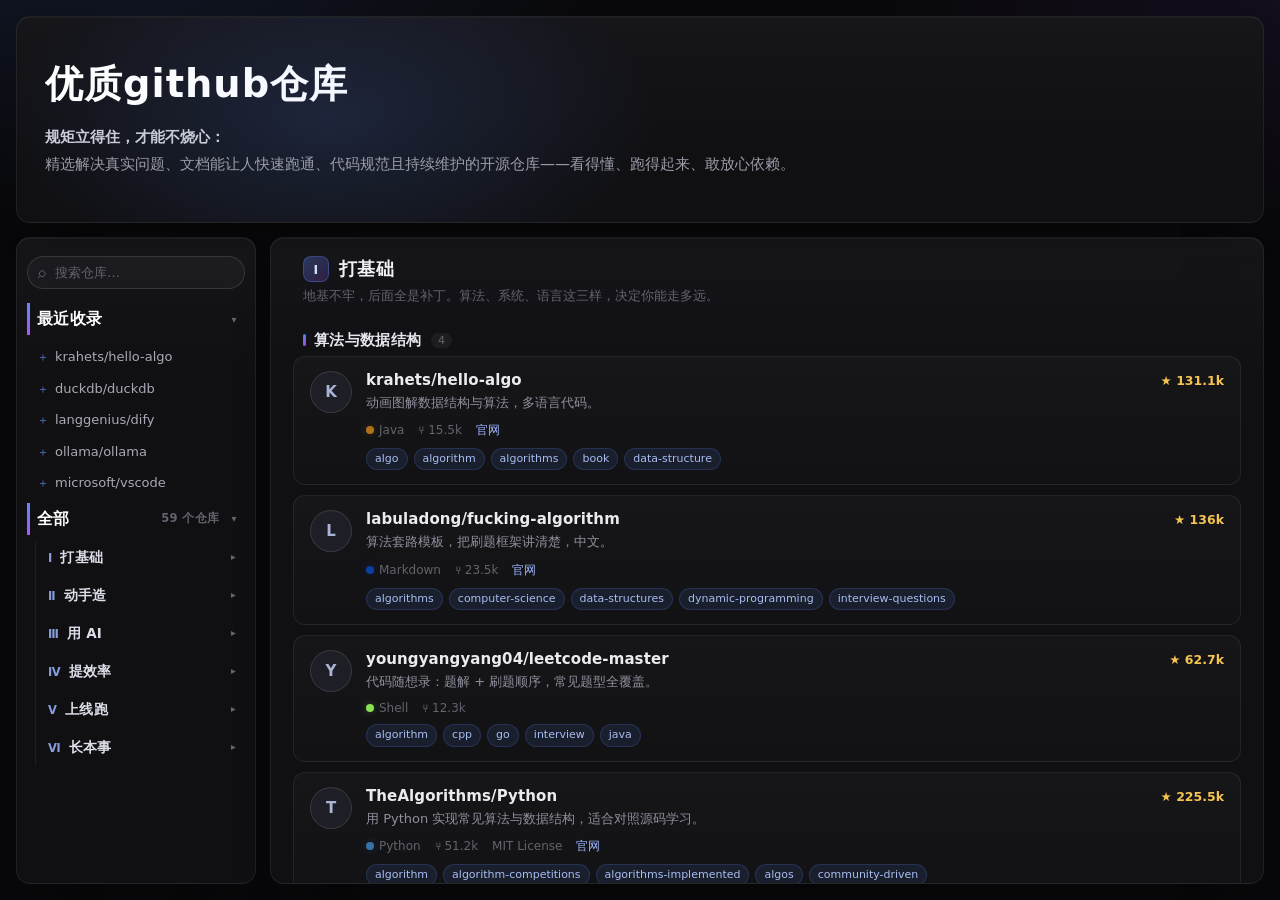
<file: docs/repositories/index.html>
<!DOCTYPE html>
<html lang="zh-CN">
<head>
  <meta charset="UTF-8">
  <meta name="viewport" content="width=device-width, initial-scale=1.0">
  <title>优质github仓库</title>
  <style>
    :root {
      --bg: #08080a;
      --panel: #101013;
      --panel-top: #15151a;
      --line: rgba(255, 255, 255, 0.07);
      --line-strong: rgba(255, 255, 255, 0.12);
      --text: #f1f1f4;
      --muted: #9b9ca8;
      --dim: #62636d;
      --accent: #5b8cff;
      --accent-soft: rgba(91, 140, 255, 0.14);
      --sidebar-w: 240px;
      --gap: 14px;
      --pad: 16px;
      --radius: 14px;
    }

    * { box-sizing: border-box; }

    [hidden] { display: none !important; }

    html, body { height: 100%; }

    body {
      margin: 0;
      background:
        radial-gradient(900px 500px at 6% -10%, rgba(91, 140, 255, 0.13), transparent 62%),
        radial-gradient(700px 420px at 100% 0%, rgba(168, 85, 247, 0.08), transparent 60%),
        var(--bg);
      color: var(--text);
      font-family: system-ui, -apple-system, "Segoe UI", "PingFang SC", "Microsoft YaHei", sans-serif;
      -webkit-font-smoothing: antialiased;
      overflow: hidden;
    }

    ::selection {
      background: rgba(91, 140, 255, 0.35);
      color: #fff;
    }

    .app {
      height: 100vh;
      display: grid;
      grid-template-columns: var(--sidebar-w) 1fr;
      grid-template-rows: clamp(170px, 23vh, 240px) 1fr;
      grid-template-areas:
        "header  header"
        "sidebar main";
      gap: var(--gap);
      padding: var(--pad);
    }

    .region {
      background: linear-gradient(180deg, var(--panel-top), var(--panel) 140px);
      border: 1px solid var(--line);
      border-radius: var(--radius);
      box-shadow:
        inset 0 1px 0 rgba(255, 255, 255, 0.04),
        0 18px 40px -24px rgba(0, 0, 0, 0.75);
      min-width: 0;
      min-height: 0;
    }

    /* ---------- 顶部 ---------- */
    .region-header {
      position: relative;
      grid-area: header;
      padding: 26px 28px;
      overflow: hidden;
      display: flex;
      flex-direction: column;
      justify-content: center;
    }

    .region-header::before {
      content: "";
      position: absolute;
      inset: -60% 40% auto -10%;
      height: 220%;
      background: radial-gradient(closest-side, rgba(91, 140, 255, 0.16), transparent 75%);
      pointer-events: none;
    }

    .site-title {
      position: relative;
      margin: 0;
      font-size: clamp(28px, 3vw, 40px);
      font-weight: 700;
      line-height: 1.2;
      letter-spacing: 1px;
      background: linear-gradient(100deg, #ffffff 0%, #e6ecff 55%, #b9c9ff 100%);
      -webkit-background-clip: text;
      background-clip: text;
      color: transparent;
    }

    .site-intro {
      position: relative;
      margin: 16px 0 0;
      max-width: 900px;
      font-size: 15px;
      line-height: 1.8;
      color: var(--muted);
    }

    .site-intro .intro-kicker {
      color: #c9cbd8;
      font-weight: 600;
    }

    /* ---------- 通用区域 ---------- */
    .region-sidebar {
      grid-area: sidebar;
      overflow-y: auto;
      padding: 18px 10px 16px;
    }

    .region-main {
      grid-area: main;
      overflow-y: auto;
      padding: 18px 22px 26px;
      scroll-behavior: smooth;
    }

    /* ---------- 左侧：最近收录 ---------- */
    /* 顶层两个区块：最近收录 / 全部 —— 同一层级、同一外观 */
    .side-block + .side-block { margin-top: 4px; }

    .side-head {
      display: flex;
      align-items: center;
      gap: 8px;
      width: 100%;
      margin: 0 0 6px;
      padding: 6px 8px 6px 7px;
      border: 0;
      border-left: 3px solid transparent;
      border-image: linear-gradient(180deg, #5b8cff, #a855f7) 1;
      border-radius: 0 8px 8px 0;
      background: none;
      font: inherit;
      font-size: 15.5px;
      font-weight: 700;
      letter-spacing: 0.4px;
      line-height: 1.3;
      color: #ffffff;
      text-align: left;
      cursor: pointer;
      transition: background 0.16s ease;
    }

    .side-head:hover { background: rgba(255, 255, 255, 0.04); }

    .side-head:focus-visible { outline: 2px solid var(--accent); outline-offset: 2px; }

    .side-head .head-title { flex: 1; min-width: 0; }

    .side-head .reset-count { margin-right: 4px; }

    .side-block.collapsed .caret { transform: rotate(-90deg); }

    .side-block.collapsed .block-body { display: none; }

    /* 「全部」下面是 6 个大类，缩进一级 */
    .all-body {
      padding-left: 2px;
      border-left: 1px solid rgba(255, 255, 255, 0.06);
      margin-left: 8px;
    }

    .recent-list {
      margin: 0 0 2px;
      padding: 0;
      list-style: none;
    }

    .recent-item {
      display: block;
      width: 100%;
      padding: 6px 10px;
      border-radius: 7px;
      font-size: 13px;
      line-height: 1.5;
      color: #a9aab6;
      text-decoration: none;
      white-space: nowrap;
      overflow: hidden;
      text-overflow: ellipsis;
      cursor: pointer;
      transition: background 0.16s ease, color 0.16s ease;
    }

    .recent-item:hover,
    .recent-item:focus-visible {
      background: rgba(255, 255, 255, 0.045);
      color: #ffffff;
      outline: none;
    }

    .recent-item::before {
      content: "＋";
      margin-right: 6px;
      color: rgba(91, 140, 255, 0.8);
      font-size: 12px;
    }

    /* ---------- 左侧：两级目录 ---------- */
    /* 计数徽章 */
    .reset-count {
      font-size: 11.5px;
      color: var(--dim);
      font-variant-numeric: tabular-nums;
    }

    .side-group + .side-group { margin-top: 4px; }

    .cat-toggle {
      display: flex;
      align-items: center;
      gap: 8px;
      width: 100%;
      padding: 8px 10px;
      border: 0;
      border-radius: 8px;
      background: none;
      font: inherit;
      font-size: 13.5px;
      font-weight: 650;
      letter-spacing: 0.2px;
      color: #dcdee8;
      text-align: left;
      cursor: pointer;
      transition: background 0.16s ease, color 0.16s ease;
    }

    .cat-toggle:hover { background: rgba(255, 255, 255, 0.04); color: #fff; }

    .cat-toggle:focus-visible { outline: 2px solid var(--accent); outline-offset: 2px; }

    .cat-toggle.active {
      background: linear-gradient(90deg, rgba(91, 140, 255, 0.2), rgba(91, 140, 255, 0.04));
      color: #ffffff;
      box-shadow: inset 2px 0 0 0 var(--accent);
    }

    .cat-num {
      flex: none;
      font-size: 11.5px;
      font-weight: 700;
      color: rgba(157, 183, 255, 0.85);
      font-variant-numeric: tabular-nums;
    }

    .cat-name { flex: 1; min-width: 0; }

    .caret {
      flex: none;
      font-size: 10px;
      color: var(--dim);
      transition: transform 0.2s ease;
    }

    .side-group.collapsed .caret { transform: rotate(-90deg); }

    .sub-list {
      margin: 2px 0 6px;
      padding: 0 0 0 8px;
      list-style: none;
      display: flex;
      flex-direction: column;
      gap: 1px;
      overflow: hidden;
    }

    .side-group.collapsed .sub-list { display: none; }

    .sub-item {
      display: block;
      width: 100%;
      padding: 6px 10px 6px 14px;
      border: 0;
      border-left: 1px solid rgba(255, 255, 255, 0.08);
      border-radius: 0 7px 7px 0;
      background: none;
      font: inherit;
      font-size: 12.5px;
      line-height: 1.45;
      color: #9a9ca8;
      text-align: left;
      cursor: pointer;
      transition: background 0.16s ease, color 0.16s ease, border-color 0.16s ease;
    }

    .sub-item:hover {
      background: rgba(255, 255, 255, 0.035);
      color: #e8e9f0;
      border-left-color: rgba(91, 140, 255, 0.5);
    }

    .sub-item.active {
      background: rgba(91, 140, 255, 0.12);
      color: #ffffff;
      border-left-color: var(--accent);
      font-weight: 600;
    }

    .sub-item:focus-visible { outline: 2px solid var(--accent); outline-offset: -1px; }

    .sub-item .sub-n {
      margin-left: 5px;
      font-size: 11px;
      color: var(--dim);
      font-variant-numeric: tabular-nums;
    }

    /* ---------- 右侧：大类 / 小类 / 仓库 ---------- */
    .cat + .cat { margin-top: 30px; }

    .cat-head {
      display: flex;
      align-items: center;
      gap: 10px;
      margin: 0 0 4px;
      padding: 0 10px;
      font-size: 18px;
      font-weight: 700;
      letter-spacing: 0.4px;
      color: #f4f4f8;
    }

    .cat-head .cat-num {
      display: inline-flex;
      align-items: center;
      justify-content: center;
      width: 26px;
      height: 26px;
      border-radius: 8px;
      background: linear-gradient(135deg, rgba(91, 140, 255, 0.3), rgba(168, 85, 247, 0.18));
      border: 1px solid rgba(91, 140, 255, 0.3);
      font-size: 12.5px;
      color: #cfe0ff;
    }

    .cat-note {
      margin: 0 0 12px;
      padding: 0 10px;
      font-size: 13px;
      line-height: 1.6;
      color: var(--dim);
    }

    .sub {
      border-top: 1px solid var(--line);
      padding-top: 12px;
      margin-top: 12px;
    }

    .sub:first-of-type { border-top: 0; margin-top: 4px; }

    .sub-head {
      display: flex;
      align-items: center;
      gap: 8px;
      margin: 0 0 6px;
      padding: 0 10px;
      font-size: 14.5px;
      font-weight: 650;
      letter-spacing: 0.3px;
      color: #e6e7ee;
    }

    .sub-head::before {
      content: "";
      width: 3px;
      height: 12px;
      border-radius: 2px;
      background: linear-gradient(180deg, #5b8cff, #a855f7);
      opacity: 0.9;
    }

    .sub-head .sub-count {
      margin-left: 2px;
      padding: 1px 7px;
      border-radius: 999px;
      background: rgba(255, 255, 255, 0.05);
      font-size: 11px;
      font-weight: 500;
      color: var(--dim);
      font-variant-numeric: tabular-nums;
    }

    .repo-list {
      margin: 0;
      padding: 0;
      list-style: none;
      display: flex;
      flex-direction: column;
    }

    .repo-item {
      position: relative;
      padding: 12px 10px;
      border: 1px solid transparent;
      border-radius: 10px;
      transition: background 0.18s ease, border-color 0.18s ease, box-shadow 0.4s ease;
      scroll-margin-top: 16px;
    }

    .repo-item:hover {
      background: rgba(255, 255, 255, 0.035);
      border-color: rgba(255, 255, 255, 0.07);
    }

    .repo-item::after {
      content: "↗";
      position: absolute;
      top: 13px;
      right: 16px;
      font-size: 13px;
      color: #9db7ff;
      opacity: 0;
      transform: translate(-3px, 3px);
      transition: opacity 0.18s ease, transform 0.18s ease;
    }

    .repo-item:hover::after {
      opacity: 1;
      transform: translate(0, 0);
    }

    .repo-item.flash {
      background: rgba(91, 140, 255, 0.16);
      border-color: rgba(91, 140, 255, 0.4);
      box-shadow: 0 0 0 1px rgba(91, 140, 255, 0.25), 0 0 26px -6px rgba(91, 140, 255, 0.55);
    }

    .repo-name {
      display: inline-block;
      font-size: 14px;
      font-weight: 600;
      letter-spacing: 0.1px;
      color: #eaeaef;
      text-decoration: none;
      transition: color 0.15s ease;
    }

    .repo-name:hover { color: #9db7ff; }

    .repo-name:focus-visible {
      outline: 2px solid var(--accent);
      outline-offset: 3px;
      border-radius: 4px;
    }

    .repo-desc {
      margin: 5px 0 0;
      font-size: 13px;
      line-height: 1.6;
      color: #8f909c;
    }

    .repo-empty {
      margin: 0 10px;
      padding: 10px 12px;
      border: 1px dashed rgba(255, 255, 255, 0.09);
      border-radius: 10px;
      font-size: 13px;
      line-height: 1.6;
      color: var(--dim);
      background: rgba(255, 255, 255, 0.015);
    }

    /* ---------- 仓库卡片（zeeklog 风格，不含排名） ---------- */
    .repo-list { gap: 10px; }

    .repo-item {
      display: flex;
      gap: 14px;
      padding: 14px 16px;
      border: 1px solid var(--line);
      border-radius: 12px;
      background: linear-gradient(180deg, rgba(255, 255, 255, 0.028), rgba(255, 255, 255, 0.01));
      transition: border-color 0.18s ease, background 0.18s ease, transform 0.18s ease;
    }

    .repo-item:hover {
      border-color: rgba(91, 140, 255, 0.35);
      background: linear-gradient(180deg, rgba(91, 140, 255, 0.07), rgba(255, 255, 255, 0.012));
      transform: translateY(-1px);
    }

    .repo-item::after { display: none; }

    .repo-avatar {
      position: relative;
      flex: none;
      display: inline-flex;
      align-items: center;
      justify-content: center;
      width: 42px;
      height: 42px;
      border-radius: 50%;
      border: 1px solid var(--line-strong);
      background-color: #1e1f26;
      background-image: var(--img, none);
      background-size: cover;
      background-position: center;
      font-size: 15px;
      font-weight: 700;
      color: #aab4d4;
      overflow: hidden;
      user-select: none;
    }

    .avatar-letter {
      display: inline-flex;
      align-items: center;
      justify-content: center;
      width: 100%;
      height: 100%;
    }

    .avatar-img {
      position: absolute;
      inset: 0;
      width: 100%;
      height: 100%;
      border-radius: 50%;
      object-fit: cover;
      background: #1e1f26;
    }

    .repo-body { flex: 1; min-width: 0; }

    .repo-line {
      display: flex;
      align-items: baseline;
      gap: 12px;
    }

    .repo-line .repo-name {
      flex: 1;
      min-width: 0;
      overflow: hidden;
      text-overflow: ellipsis;
      white-space: nowrap;
      font-size: 15px;
    }

    .repo-stars {
      flex: none;
      font-size: 12.5px;
      font-weight: 600;
      color: #f5c451;
      font-variant-numeric: tabular-nums;
    }

    .repo-desc { margin: 4px 0 0; font-size: 13px; line-height: 1.55; color: #8f909c; }

    .repo-meta {
      display: flex;
      flex-wrap: wrap;
      align-items: center;
      gap: 14px;
      margin-top: 9px;
      font-size: 12px;
      color: var(--dim);
    }

    .meta-item { display: inline-flex; align-items: center; gap: 5px; }

    .lang-dot {
      width: 8px;
      height: 8px;
      border-radius: 50%;
      background: var(--c, #8b8b90);
      box-shadow: 0 0 8px -2px var(--c, #8b8b90);
    }

    .meta-home { color: #9db7ff; text-decoration: none; }
    .meta-home:hover { text-decoration: underline; }

    .repo-topics {
      display: flex;
      flex-wrap: wrap;
      gap: 6px;
      margin: 9px 0 0;
      padding: 0;
      list-style: none;
    }

    .repo-topics li {
      padding: 2px 8px;
      border-radius: 999px;
      border: 1px solid rgba(91, 140, 255, 0.18);
      background: rgba(91, 140, 255, 0.1);
      font-size: 11px;
      line-height: 1.5;
      color: #a8bdf0;
    }

    /* ---------- 搜索框 ---------- */
    .search-box {
      display: flex;
      align-items: center;
      gap: 7px;
      width: 100%;
      margin: 0 0 14px;
      padding: 7px 10px;
      border: 1px solid var(--line-strong);
      border-radius: 999px;
      background: rgba(255, 255, 255, 0.03);
      transition: border-color 0.18s ease, background 0.18s ease, box-shadow 0.18s ease;
    }

    .search-box:focus-within {
      border-color: rgba(91, 140, 255, 0.55);
      background: rgba(91, 140, 255, 0.08);
      box-shadow: 0 0 0 3px rgba(91, 140, 255, 0.12);
    }

    .search-icon { flex: none; font-size: 15px; color: var(--dim); line-height: 1; }

    .search-box input {
      flex: 1;
      min-width: 0;
      border: 0;
      background: none;
      outline: none;
      color: var(--text);
      font: inherit;
      font-size: 13px;
    }

    .search-box input::placeholder { color: var(--dim); }

    .search-box input::-webkit-search-cancel-button { display: none; }

    .search-count {
      flex: none;
      font-size: 11.5px;
      color: var(--dim);
      font-variant-numeric: tabular-nums;
      white-space: nowrap;
    }

    #searchClear {
      flex: none;
      display: none;
      padding: 0 2px;
      border: 0;
      background: none;
      color: var(--dim);
      font-size: 12px;
      cursor: pointer;
      line-height: 1;
    }

    #searchClear:hover { color: #ffffff; }

    .search-box.has-value #searchClear { display: block; }

    .no-result {
      margin: 20px 10px;
      padding: 22px;
      border: 1px dashed rgba(255, 255, 255, 0.1);
      border-radius: 12px;
      background: rgba(255, 255, 255, 0.015);
      font-size: 13.5px;
      line-height: 1.7;
      color: var(--dim);
      text-align: center;
    }

    .no-result strong { color: #c9cbd8; font-weight: 600; }

    /* ---------- 滚动条 ---------- */
    .region-sidebar::-webkit-scrollbar,
    .region-main::-webkit-scrollbar { width: 10px; }

    .region-sidebar::-webkit-scrollbar-thumb,
    .region-main::-webkit-scrollbar-thumb {
      background: rgba(255, 255, 255, 0.1);
      border: 3px solid transparent;
      background-clip: padding-box;
      border-radius: 999px;
    }

    .region-sidebar::-webkit-scrollbar-thumb:hover,
    .region-main::-webkit-scrollbar-thumb:hover {
      background: rgba(255, 255, 255, 0.18);
      background-clip: padding-box;
    }

    .region-sidebar::-webkit-scrollbar-track,
    .region-main::-webkit-scrollbar-track { background: transparent; }

    /* ---------- 窄屏 ---------- */
    @media (max-width: 760px) {
      .app {
        grid-template-columns: 1fr;
        grid-template-rows: auto auto 1fr;
        grid-template-areas:
          "header"
          "sidebar"
          "main";
        gap: 12px;
        padding: 12px;
      }

      .region-header { padding: 20px 22px; }

      .search-box {
        width: 100%;
        margin: 0 0 12px;
      }

      .site-title { font-size: 26px; }

      .site-intro { font-size: 13.5px; line-height: 1.7; }

      .region-sidebar {
        padding: 14px 12px;
        overflow: visible;
        max-height: none;
      }

      /* 窄屏：顶层两个区块变胶囊，目录收起只留大类 */
      .side-block { width: 100%; }

      .side-head {
        width: auto;
        margin-bottom: 8px;
        padding: 6px 12px;
        border: 1px solid var(--line);
        border-image: none;
        border-radius: 999px;
        font-size: 12.5px;
      }

      .all-body {
        padding-left: 0;
        border-left: 0;
        margin-left: 0;
      }

      .recent-list {
        display: flex;
        flex-wrap: wrap;
        gap: 6px;
        margin-bottom: 8px;
      }

      .recent-item {
        width: auto;
        padding: 5px 10px;
        border: 1px solid var(--line);
        border-radius: 999px;
        font-size: 12px;
      }

      .side-nav { display: flex; flex-wrap: wrap; gap: 6px; }

      .side-group { flex: 1 1 auto; }

      .cat-toggle {
        width: auto;
        padding: 6px 12px;
        border: 1px solid var(--line);
        border-radius: 999px;
        font-size: 12.5px;
      }

      .caret { display: none; }

      .sub-list { display: none; }

      .region-main { padding: 16px 14px 24px; }

      .cat-head { font-size: 16px; }
    }
  </style>
</head>
<body>
  <div class="app">
<header class="region region-header">
      <h1 class="site-title">优质github仓库</h1>
      <p class="site-intro">
        <span class="intro-kicker">规矩立得住，才能不烧心：</span><br>
        精选解决真实问题、文档能让人快速跑通、代码规范且持续维护的开源仓库——看得懂、跑得起来、敢放心依赖。
      </p>
    </header>

    <aside class="region region-sidebar">
      <div class="search-box" id="searchBox">
        <span class="search-icon" aria-hidden="true">⌕</span>
        <input id="searchInput" type="search" placeholder="搜索仓库…" autocomplete="off" spellcheck="false" aria-label="搜索仓库">
        <span class="search-count" id="searchCount"></span>
        <button type="button" id="searchClear" aria-label="清空搜索">✕</button>
      </div>

      <nav class="side-nav" id="sideNav" aria-label="仓库分类">
        <!-- 顶层 1：最近收录 -->
        <div class="side-block" id="recentBlock">
          <button type="button" class="side-head" id="recentToggle" aria-expanded="true" aria-controls="recentBody">
            <span class="head-title">最近收录</span>
            <span class="caret">▾</span>
          </button>
          <div class="block-body" id="recentBody">
            <ul class="recent-list">
              <li><a class="recent-item" href="#r-krahets-hello-algo" data-jump>krahets/hello-algo</a></li>
              <li><a class="recent-item" href="#r-duckdb-duckdb" data-jump>duckdb/duckdb</a></li>
              <li><a class="recent-item" href="#r-langgenius-dify" data-jump>langgenius/dify</a></li>
              <li><a class="recent-item" href="#r-ollama-ollama" data-jump>ollama/ollama</a></li>
              <li><a class="recent-item" href="#r-microsoft-vscode" data-jump>microsoft/vscode</a></li>
            </ul>
          </div>
        </div>

        <!-- 顶层 2：全部（罗马数字分类是它的子目录） -->
        <div class="side-block" id="allBlock">
          <button type="button" class="side-head" id="allToggle" aria-expanded="true" aria-controls="allBody">
            <span class="head-title">全部</span>
            <span class="reset-count" id="resetCount">59 个仓库</span>
            <span class="caret">▾</span>
          </button>
          <div class="block-body all-body" id="allBody">
        <!-- Ⅰ 打基础 -->
        <div class="side-group" data-cat="foundation">
          <button type="button" class="cat-toggle" data-cat="foundation" aria-expanded="true">
            <span class="cat-num">Ⅰ</span>
            <span class="cat-name">打基础</span>
            <span class="caret">▾</span>
          </button>
          <ul class="sub-list">
            <li><button type="button" class="sub-item" data-sub="algo">算法与数据结构<span class="sub-n">4</span></button></li>
            <li><button type="button" class="sub-item" data-sub="system">计算机系统<span class="sub-n">3</span></button></li>
            <li><button type="button" class="sub-item" data-sub="lang">语言深入<span class="sub-n">6</span></button></li>
          </ul>
        </div>

        <!-- Ⅱ 动手造 -->
        <div class="side-group" data-cat="build">
          <button type="button" class="cat-toggle" data-cat="build" aria-expanded="true">
            <span class="cat-num">Ⅱ</span>
            <span class="cat-name">动手造</span>
            <span class="caret">▾</span>
          </button>
          <ul class="sub-list">
            <li><button type="button" class="sub-item" data-sub="wheels">从零造轮子<span class="sub-n">1</span></button></li>
            <li><button type="button" class="sub-item" data-sub="web">Web 全栈<span class="sub-n">5</span></button></li>
            <li><button type="button" class="sub-item" data-sub="data">数据与后端<span class="sub-n">2</span></button></li>
          </ul>
        </div>

        <!-- Ⅲ 用 AI -->
        <div class="side-group" data-cat="ai">
          <button type="button" class="cat-toggle" data-cat="ai" aria-expanded="true">
            <span class="cat-num">Ⅲ</span>
            <span class="cat-name">用 AI</span>
            <span class="caret">▾</span>
          </button>
          <ul class="sub-list">
            <li><button type="button" class="sub-item" data-sub="agent">Agent 与编排<span class="sub-n">6</span></button></li>
            <li><button type="button" class="sub-item" data-sub="infer">本地推理<span class="sub-n">6</span></button></li>
            <li><button type="button" class="sub-item" data-sub="rag">RAG、记忆与评测<span class="sub-n">6</span></button></li>
          </ul>
        </div>

        <!-- Ⅳ 提效率 -->
        <div class="side-group" data-cat="tools">
          <button type="button" class="cat-toggle" data-cat="tools" aria-expanded="true">
            <span class="cat-num">Ⅳ</span>
            <span class="cat-name">提效率</span>
            <span class="caret">▾</span>
          </button>
          <ul class="sub-list">
            <li><button type="button" class="sub-item" data-sub="editor">编辑器与终端<span class="sub-n">2</span></button></li>
            <li><button type="button" class="sub-item" data-sub="devkit">开发工具链<span class="sub-n">3</span></button></li>
            <li><button type="button" class="sub-item" data-sub="desktop">桌面效率<span class="sub-n">5</span></button></li>
          </ul>
        </div>

        <!-- Ⅴ 上线跑 -->
        <div class="side-group" data-cat="ship">
          <button type="button" class="cat-toggle" data-cat="ship" aria-expanded="true">
            <span class="cat-num">Ⅴ</span>
            <span class="cat-name">上线跑</span>
            <span class="caret">▾</span>
          </button>
          <ul class="sub-list">
            <li><button type="button" class="sub-item" data-sub="ops">容器与运维<span class="sub-n">1</span></button></li>
            <li><button type="button" class="sub-item" data-sub="selfhost">自托管与媒体<span class="sub-n">4</span></button></li>
          </ul>
        </div>

        <!-- Ⅵ 长本事 -->
        <div class="side-group" data-cat="grow">
          <button type="button" class="cat-toggle" data-cat="grow" aria-expanded="true">
            <span class="cat-num">Ⅵ</span>
            <span class="cat-name">长本事</span>
            <span class="caret">▾</span>
          </button>
          <ul class="sub-list">
            <li><button type="button" class="sub-item" data-sub="interview">面试与系统设计<span class="sub-n">2</span></button></li>
            <li><button type="button" class="sub-item" data-sub="roadmap">学习路线与资源<span class="sub-n">3</span></button></li>
          </ul>
        </div>
          </div>
        </div>
      </nav>
    </aside>

    <main class="region region-main" id="main">
      <div class="no-result" id="noResult" hidden>没有匹配的仓库，换个关键词试试。</div>

      <!-- ========== Ⅰ 打基础 ========== -->
      <section class="cat" data-cat="foundation">
        <h2 class="cat-head"><span class="cat-num">Ⅰ</span>打基础</h2>
        <p class="cat-note">地基不牢，后面全是补丁。算法、系统、语言这三样，决定你能走多远。</p>

        <section class="sub" data-sub="algo">
          <h3 class="sub-head">算法与数据结构<span class="sub-count">4</span></h3>
          <ul class="repo-list">
            <li class="repo-item" id="r-krahets-hello-algo">
              <span class="repo-avatar" aria-hidden="true"><span class="avatar-letter">K</span><img class="avatar-img" src="https://github.com/krahets.png?size=80" alt="" loading="lazy" decoding="async" referrerpolicy="no-referrer" onerror="this.remove()"></span>
              <div class="repo-body">
                <div class="repo-line">
                  <a class="repo-name" href="https://github.com/krahets/hello-algo" target="_blank" rel="noopener">krahets/hello-algo</a>
                  <span class="repo-stars">★ 131.1k</span>
                </div>
                <p class="repo-desc">动画图解数据结构与算法，多语言代码。</p>
                <div class="repo-meta"><span class="meta-item"><i class="lang-dot" style="--c:#b07219"></i>Java</span><span class="meta-item">⑂ 15.5k</span><a class="meta-home" href="https://www.hello-algo.com" target="_blank" rel="noopener">官网</a></div>
                <ul class="repo-topics"><li>algo</li><li>algorithm</li><li>algorithms</li><li>book</li><li>data-structure</li></ul>
              </div>
            </li>
            <li class="repo-item" id="r-labuladong-fucking-algorithm">
              <span class="repo-avatar" aria-hidden="true"><span class="avatar-letter">L</span><img class="avatar-img" src="https://github.com/labuladong.png?size=80" alt="" loading="lazy" decoding="async" referrerpolicy="no-referrer" onerror="this.remove()"></span>
              <div class="repo-body">
                <div class="repo-line">
                  <a class="repo-name" href="https://github.com/labuladong/fucking-algorithm" target="_blank" rel="noopener">labuladong/fucking-algorithm</a>
                  <span class="repo-stars">★ 136k</span>
                </div>
                <p class="repo-desc">算法套路模板，把刷题框架讲清楚，中文。</p>
                <div class="repo-meta"><span class="meta-item"><i class="lang-dot" style="--c:#083fa1"></i>Markdown</span><span class="meta-item">⑂ 23.5k</span><a class="meta-home" href="https://labuladong.online/" target="_blank" rel="noopener">官网</a></div>
                <ul class="repo-topics"><li>algorithms</li><li>computer-science</li><li>data-structures</li><li>dynamic-programming</li><li>interview-questions</li></ul>
              </div>
            </li>
            <li class="repo-item" id="r-youngyangyang04-leetcode-master">
              <span class="repo-avatar" aria-hidden="true"><span class="avatar-letter">Y</span><img class="avatar-img" src="https://github.com/youngyangyang04.png?size=80" alt="" loading="lazy" decoding="async" referrerpolicy="no-referrer" onerror="this.remove()"></span>
              <div class="repo-body">
                <div class="repo-line">
                  <a class="repo-name" href="https://github.com/youngyangyang04/leetcode-master" target="_blank" rel="noopener">youngyangyang04/leetcode-master</a>
                  <span class="repo-stars">★ 62.7k</span>
                </div>
                <p class="repo-desc">代码随想录：题解 + 刷题顺序，常见题型全覆盖。</p>
                <div class="repo-meta"><span class="meta-item"><i class="lang-dot" style="--c:#89e051"></i>Shell</span><span class="meta-item">⑂ 12.3k</span></div>
                <ul class="repo-topics"><li>algorithm</li><li>cpp</li><li>go</li><li>interview</li><li>java</li></ul>
              </div>
            </li>
            <li class="repo-item" id="r-thealgorithms-python">
              <span class="repo-avatar" aria-hidden="true"><span class="avatar-letter">T</span><img class="avatar-img" src="https://github.com/TheAlgorithms.png?size=80" alt="" loading="lazy" decoding="async" referrerpolicy="no-referrer" onerror="this.remove()"></span>
              <div class="repo-body">
                <div class="repo-line">
                  <a class="repo-name" href="https://github.com/TheAlgorithms/Python" target="_blank" rel="noopener">TheAlgorithms/Python</a>
                  <span class="repo-stars">★ 225.5k</span>
                </div>
                <p class="repo-desc">用 Python 实现常见算法与数据结构，适合对照源码学习。</p>
                <div class="repo-meta"><span class="meta-item"><i class="lang-dot" style="--c:#3572A5"></i>Python</span><span class="meta-item">⑂ 51.2k</span><span class="meta-item">MIT License</span><a class="meta-home" href="https://thealgorithms.github.io/Python/" target="_blank" rel="noopener">官网</a></div>
                <ul class="repo-topics"><li>algorithm</li><li>algorithm-competitions</li><li>algorithms-implemented</li><li>algos</li><li>community-driven</li></ul>
              </div>
            </li>
          </ul>
        </section>

        <section class="sub" data-sub="system">
          <h3 class="sub-head">计算机系统<span class="sub-count">3</span></h3>
          <ul class="repo-list">
            <li class="repo-item" id="r-mit-pdos-xv6-riscv">
              <span class="repo-avatar" aria-hidden="true"><span class="avatar-letter">M</span><img class="avatar-img" src="https://github.com/mit-pdos.png?size=80" alt="" loading="lazy" decoding="async" referrerpolicy="no-referrer" onerror="this.remove()"></span>
              <div class="repo-body">
                <div class="repo-line">
                  <a class="repo-name" href="https://github.com/mit-pdos/xv6-riscv" target="_blank" rel="noopener">mit-pdos/xv6-riscv</a>
                  <span class="repo-stars">★ 10.7k</span>
                </div>
                <p class="repo-desc">MIT 操作系统课内核，动手改系统调用、页表、锁和文件系统。</p>
                <div class="repo-meta"><span class="meta-item"><i class="lang-dot" style="--c:#555555"></i>C</span><span class="meta-item">⑂ 4.5k</span><a class="meta-home" href="https://pdos.csail.mit.edu/6.1810" target="_blank" rel="noopener">官网</a></div>
              </div>
            </li>
            <li class="repo-item" id="r-cmu-db-bustub">
              <span class="repo-avatar" aria-hidden="true"><span class="avatar-letter">C</span><img class="avatar-img" src="https://github.com/cmu-db.png?size=80" alt="" loading="lazy" decoding="async" referrerpolicy="no-referrer" onerror="this.remove()"></span>
              <div class="repo-body">
                <div class="repo-line">
                  <a class="repo-name" href="https://github.com/cmu-db/bustub" target="_blank" rel="noopener">cmu-db/bustub</a>
                  <span class="repo-stars">★ 5.1k</span>
                </div>
                <p class="repo-desc">CMU 数据库内核实验：Buffer Pool、B+ 树、查询执行与并发控制。</p>
                <div class="repo-meta"><span class="meta-item"><i class="lang-dot" style="--c:#f34b7d"></i>C++</span><span class="meta-item">⑂ 2.1k</span><span class="meta-item">MIT License</span><a class="meta-home" href="https://15445.courses.cs.cmu.edu" target="_blank" rel="noopener">官网</a></div>
                <ul class="repo-topics"><li>database</li><li>dbms</li></ul>
              </div>
            </li>
            <li class="repo-item" id="r-cfenollosa-os-tutorial">
              <span class="repo-avatar" aria-hidden="true"><span class="avatar-letter">C</span><img class="avatar-img" src="https://github.com/cfenollosa.png?size=80" alt="" loading="lazy" decoding="async" referrerpolicy="no-referrer" onerror="this.remove()"></span>
              <div class="repo-body">
                <div class="repo-line">
                  <a class="repo-name" href="https://github.com/cfenollosa/os-tutorial" target="_blank" rel="noopener">cfenollosa/os-tutorial</a>
                  <span class="repo-stars">★ 30.8k</span>
                </div>
                <p class="repo-desc">从 bootloader 写到用户态，一章一个可运行目标。</p>
                <div class="repo-meta"><span class="meta-item"><i class="lang-dot" style="--c:#555555"></i>C</span><span class="meta-item">⑂ 3.6k</span><span class="meta-item">BSD 3-Clause</span></div>
              </div>
            </li>
          </ul>
        </section>

        <section class="sub" data-sub="lang">
          <h3 class="sub-head">语言深入<span class="sub-count">6</span></h3>
          <ul class="repo-list">
            <li class="repo-item" id="r-rust-lang-rustlings">
              <span class="repo-avatar" aria-hidden="true"><span class="avatar-letter">R</span><img class="avatar-img" src="https://github.com/rust-lang.png?size=80" alt="" loading="lazy" decoding="async" referrerpolicy="no-referrer" onerror="this.remove()"></span>
              <div class="repo-body">
                <div class="repo-line">
                  <a class="repo-name" href="https://github.com/rust-lang/rustlings" target="_blank" rel="noopener">rust-lang/rustlings</a>
                  <span class="repo-stars">★ 64.5k</span>
                </div>
                <p class="repo-desc">80+ 道小练习，改到编译通过为止。</p>
                <div class="repo-meta"><span class="meta-item"><i class="lang-dot" style="--c:#dea584"></i>Rust</span><span class="meta-item">⑂ 11.3k</span><span class="meta-item">MIT License</span><a class="meta-home" href="https://rustlings.rust-lang.org" target="_blank" rel="noopener">官网</a></div>
                <ul class="repo-topics"><li>beginner-friendly</li><li>exercises</li><li>rust</li><li>rustlings</li></ul>
              </div>
            </li>
            <li class="repo-item" id="r-type-challenges-type-challenges">
              <span class="repo-avatar" aria-hidden="true"><span class="avatar-letter">T</span><img class="avatar-img" src="https://github.com/type-challenges.png?size=80" alt="" loading="lazy" decoding="async" referrerpolicy="no-referrer" onerror="this.remove()"></span>
              <div class="repo-body">
                <div class="repo-line">
                  <a class="repo-name" href="https://github.com/type-challenges/type-challenges" target="_blank" rel="noopener">type-challenges/type-challenges</a>
                  <span class="repo-stars">★ 48.5k</span>
                </div>
                <p class="repo-desc">TypeScript 类型体操，从 easy 刷到 extreme。</p>
                <div class="repo-meta"><span class="meta-item"><i class="lang-dot" style="--c:#3178c6"></i>TypeScript</span><span class="meta-item">⑂ 5.3k</span><span class="meta-item">MIT License</span><a class="meta-home" href="https://tsch.js.org/" target="_blank" rel="noopener">官网</a></div>
                <ul class="repo-topics"><li>challenges</li><li>type</li><li>type-system</li><li>typescript</li></ul>
              </div>
            </li>
            <li class="repo-item" id="r-exercism-exercism">
              <span class="repo-avatar" aria-hidden="true"><span class="avatar-letter">E</span><img class="avatar-img" src="https://github.com/exercism.png?size=80" alt="" loading="lazy" decoding="async" referrerpolicy="no-referrer" onerror="this.remove()"></span>
              <div class="repo-body">
                <div class="repo-line">
                  <a class="repo-name" href="https://github.com/exercism/exercism" target="_blank" rel="noopener">exercism/exercism</a>
                  <span class="repo-stars">★ 7.6k</span>
                </div>
                <p class="repo-desc">70+ 语言练习题库 + CLI，做完提交可看社区解法。</p>
                <div class="repo-meta"><span class="meta-item">⑂ 1k</span><a class="meta-home" href="https://exercism.org" target="_blank" rel="noopener">官网</a></div>
              </div>
            </li>
            <li class="repo-item" id="r-rust-lang-book">
              <span class="repo-avatar" aria-hidden="true"><span class="avatar-letter">R</span><img class="avatar-img" src="https://github.com/rust-lang.png?size=80" alt="" loading="lazy" decoding="async" referrerpolicy="no-referrer" onerror="this.remove()"></span>
              <div class="repo-body">
                <div class="repo-line">
                  <a class="repo-name" href="https://github.com/rust-lang/book" target="_blank" rel="noopener">rust-lang/book</a>
                  <span class="repo-stars">★ 18.5k</span>
                </div>
                <p class="repo-desc">官方 Rust 教材，从所有权讲到并发，配套在线书站。</p>
                <div class="repo-meta"><span class="meta-item"><i class="lang-dot" style="--c:#dea584"></i>Rust</span><span class="meta-item">⑂ 4.2k</span><a class="meta-home" href="https://doc.rust-lang.org/book/" target="_blank" rel="noopener">官网</a></div>
                <ul class="repo-topics"><li>book</li><li>mdbook</li><li>rust</li><li>rust-programming-language</li></ul>
              </div>
            </li>
            <li class="repo-item" id="r-jackfrued-python-100-days">
              <span class="repo-avatar" aria-hidden="true"><span class="avatar-letter">J</span><img class="avatar-img" src="https://github.com/jackfrued.png?size=80" alt="" loading="lazy" decoding="async" referrerpolicy="no-referrer" onerror="this.remove()"></span>
              <div class="repo-body">
                <div class="repo-line">
                  <a class="repo-name" href="https://github.com/jackfrued/Python-100-Days" target="_blank" rel="noopener">jackfrued/Python-100-Days</a>
                  <span class="repo-stars">★ 187.4k</span>
                </div>
                <p class="repo-desc">100 天 Python 实践计划，爬虫、Django、数据分析都有项目。</p>
                <div class="repo-meta"><span class="meta-item"><i class="lang-dot" style="--c:#DA5B0B"></i>Jupyter Notebook</span><span class="meta-item">⑂ 55.7k</span></div>
              </div>
            </li>
            <li class="repo-item" id="r-getify-you-dont-know-js">
              <span class="repo-avatar" aria-hidden="true"><span class="avatar-letter">G</span><img class="avatar-img" src="https://github.com/getify.png?size=80" alt="" loading="lazy" decoding="async" referrerpolicy="no-referrer" onerror="this.remove()"></span>
              <div class="repo-body">
                <div class="repo-line">
                  <a class="repo-name" href="https://github.com/getify/You-Dont-Know-JS" target="_blank" rel="noopener">getify/You-Dont-Know-JS</a>
                  <span class="repo-stars">★ 184.8k</span>
                </div>
                <p class="repo-desc">JS 作用域、闭包、原型与异步逐本讲透。</p>
                <div class="repo-meta"><span class="meta-item">⑂ 33.3k</span></div>
                <ul class="repo-topics"><li>async</li><li>book</li><li>book-series</li><li>closures</li><li>education</li></ul>
              </div>
            </li>
          </ul>
        </section>
      </section>

      <!-- ========== Ⅱ 动手造 ========== -->
      <section class="cat" data-cat="build">
        <h2 class="cat-head"><span class="cat-num">Ⅱ</span>动手造</h2>
        <p class="cat-note">看懂不等于会写。把东西从零造一遍，才知道每一层在解决什么问题。</p>

        <section class="sub" data-sub="wheels">
          <h3 class="sub-head">从零造轮子<span class="sub-count">1</span></h3>
          <ul class="repo-list">
            <li class="repo-item" id="r-codecrafters-io-build-your-own-x">
              <span class="repo-avatar" aria-hidden="true"><span class="avatar-letter">C</span><img class="avatar-img" src="https://github.com/codecrafters-io.png?size=80" alt="" loading="lazy" decoding="async" referrerpolicy="no-referrer" onerror="this.remove()"></span>
              <div class="repo-body">
                <div class="repo-line">
                  <a class="repo-name" href="https://github.com/codecrafters-io/build-your-own-x" target="_blank" rel="noopener">codecrafters-io/build-your-own-x</a>
                  <span class="repo-stars">★ 556.1k</span>
                </div>
                <p class="repo-desc">用任意语言重造 Redis、Git、Docker 等项目。</p>
                <div class="repo-meta"><span class="meta-item"><i class="lang-dot" style="--c:#083fa1"></i>Markdown</span><span class="meta-item">⑂ 52.1k</span><a class="meta-home" href="https://codecrafters.io" target="_blank" rel="noopener">官网</a></div>
                <ul class="repo-topics"><li>awesome-list</li><li>free</li><li>programming</li><li>tutorial-code</li><li>tutorial-exercises</li></ul>
              </div>
            </li>
          </ul>
        </section>

        <section class="sub" data-sub="web">
          <h3 class="sub-head">Web 全栈<span class="sub-count">5</span></h3>
          <ul class="repo-list">
            <li class="repo-item" id="r-react-react">
              <span class="repo-avatar" aria-hidden="true"><span class="avatar-letter">R</span><img class="avatar-img" src="https://github.com/react.png?size=80" alt="" loading="lazy" decoding="async" referrerpolicy="no-referrer" onerror="this.remove()"></span>
              <div class="repo-body">
                <div class="repo-line">
                  <a class="repo-name" href="https://github.com/react/react" target="_blank" rel="noopener">react/react</a>
                  <span class="repo-stars">★ 251.8k</span>
                </div>
                <p class="repo-desc">声明式 UI 库，前端最主流的框架。</p>
                <div class="repo-meta"><span class="meta-item"><i class="lang-dot" style="--c:#f1e05a"></i>JavaScript</span><span class="meta-item">⑂ 51.6k</span><span class="meta-item">MIT License</span><a class="meta-home" href="https://react.dev" target="_blank" rel="noopener">官网</a></div>
                <ul class="repo-topics"><li>declarative</li><li>frontend</li><li>javascript</li><li>library</li><li>react</li></ul>
              </div>
            </li>
            <li class="repo-item" id="r-vercel-next-js">
              <span class="repo-avatar" aria-hidden="true"><span class="avatar-letter">V</span><img class="avatar-img" src="https://github.com/vercel.png?size=80" alt="" loading="lazy" decoding="async" referrerpolicy="no-referrer" onerror="this.remove()"></span>
              <div class="repo-body">
                <div class="repo-line">
                  <a class="repo-name" href="https://github.com/vercel/next.js" target="_blank" rel="noopener">vercel/next.js</a>
                  <span class="repo-stars">★ 143.2k</span>
                </div>
                <p class="repo-desc">React 全栈框架，支持 App Router、SSR 与 Server Actions。</p>
                <div class="repo-meta"><span class="meta-item"><i class="lang-dot" style="--c:#f1e05a"></i>JavaScript</span><span class="meta-item">⑂ 34.5k</span><span class="meta-item">MIT License</span><a class="meta-home" href="https://nextjs.org" target="_blank" rel="noopener">官网</a></div>
                <ul class="repo-topics"><li>blog</li><li>browser</li><li>compiler</li><li>components</li><li>hybrid</li></ul>
              </div>
            </li>
            <li class="repo-item" id="r-shadcn-ui-ui">
              <span class="repo-avatar" aria-hidden="true"><span class="avatar-letter">S</span><img class="avatar-img" src="https://github.com/shadcn-ui.png?size=80" alt="" loading="lazy" decoding="async" referrerpolicy="no-referrer" onerror="this.remove()"></span>
              <div class="repo-body">
                <div class="repo-line">
                  <a class="repo-name" href="https://github.com/shadcn-ui/ui" target="_blank" rel="noopener">shadcn-ui/ui</a>
                  <span class="repo-stars">★ 126.5k</span>
                </div>
                <p class="repo-desc">可直接复制进项目的 Tailwind 组件库。</p>
                <div class="repo-meta"><span class="meta-item"><i class="lang-dot" style="--c:#3178c6"></i>TypeScript</span><span class="meta-item">⑂ 13k</span><span class="meta-item">MIT License</span><a class="meta-home" href="https://ui.shadcn.com" target="_blank" rel="noopener">官网</a></div>
                <ul class="repo-topics"><li>ai</li><li>base-ui</li><li>components</li><li>gen-ui</li><li>generative-ai</li></ul>
              </div>
            </li>
            <li class="repo-item" id="r-supabase-supabase">
              <span class="repo-avatar" aria-hidden="true"><span class="avatar-letter">S</span><img class="avatar-img" src="https://github.com/supabase.png?size=80" alt="" loading="lazy" decoding="async" referrerpolicy="no-referrer" onerror="this.remove()"></span>
              <div class="repo-body">
                <div class="repo-line">
                  <a class="repo-name" href="https://github.com/supabase/supabase" target="_blank" rel="noopener">supabase/supabase</a>
                  <span class="repo-stars">★ 113.9k</span>
                </div>
                <p class="repo-desc">Postgres + Auth + Storage + Realtime + Edge Functions。</p>
                <div class="repo-meta"><span class="meta-item"><i class="lang-dot" style="--c:#3178c6"></i>TypeScript</span><span class="meta-item">⑂ 16.7k</span><span class="meta-item">Apache License 2.0</span><a class="meta-home" href="https://supabase.com" target="_blank" rel="noopener">官网</a></div>
                <ul class="repo-topics"><li>ai</li><li>alternative</li><li>auth</li><li>database</li><li>deno</li></ul>
              </div>
            </li>
            <li class="repo-item" id="r-pocketbase-pocketbase">
              <span class="repo-avatar" aria-hidden="true"><span class="avatar-letter">P</span><img class="avatar-img" src="https://github.com/pocketbase.png?size=80" alt="" loading="lazy" decoding="async" referrerpolicy="no-referrer" onerror="this.remove()"></span>
              <div class="repo-body">
                <div class="repo-line">
                  <a class="repo-name" href="https://github.com/pocketbase/pocketbase" target="_blank" rel="noopener">pocketbase/pocketbase</a>
                  <span class="repo-stars">★ 61.6k</span>
                </div>
                <p class="repo-desc">单文件后端：SQLite + Auth + Realtime + 管理后台。</p>
                <div class="repo-meta"><span class="meta-item"><i class="lang-dot" style="--c:#00ADD8"></i>Go</span><span class="meta-item">⑂ 3.7k</span><span class="meta-item">MIT License</span><a class="meta-home" href="https://pocketbase.io" target="_blank" rel="noopener">官网</a></div>
                <ul class="repo-topics"><li>authentication</li><li>backend</li><li>golang</li><li>realtime</li></ul>
              </div>
            </li>
          </ul>
        </section>

        <section class="sub" data-sub="data">
          <h3 class="sub-head">数据与后端<span class="sub-count">2</span></h3>
          <ul class="repo-list">
            <li class="repo-item" id="r-duckdb-duckdb">
              <span class="repo-avatar" aria-hidden="true"><span class="avatar-letter">D</span><img class="avatar-img" src="https://github.com/duckdb.png?size=80" alt="" loading="lazy" decoding="async" referrerpolicy="no-referrer" onerror="this.remove()"></span>
              <div class="repo-body">
                <div class="repo-line">
                  <a class="repo-name" href="https://github.com/duckdb/duckdb" target="_blank" rel="noopener">duckdb/duckdb</a>
                  <span class="repo-stars">★ 42.5k</span>
                </div>
                <p class="repo-desc">嵌入式 OLAP 数据库，一条 SQL 直接查 Parquet/CSV。</p>
                <div class="repo-meta"><span class="meta-item"><i class="lang-dot" style="--c:#f34b7d"></i>C++</span><span class="meta-item">⑂ 4k</span><span class="meta-item">MIT License</span><a class="meta-home" href="http://www.duckdb.org" target="_blank" rel="noopener">官网</a></div>
                <ul class="repo-topics"><li>analytics</li><li>database</li><li>embedded-database</li><li>olap</li><li>sql</li></ul>
              </div>
            </li>
            <li class="repo-item" id="r-pola-rs-polars">
              <span class="repo-avatar" aria-hidden="true"><span class="avatar-letter">P</span><img class="avatar-img" src="https://github.com/pola-rs.png?size=80" alt="" loading="lazy" decoding="async" referrerpolicy="no-referrer" onerror="this.remove()"></span>
              <div class="repo-body">
                <div class="repo-line">
                  <a class="repo-name" href="https://github.com/pola-rs/polars" target="_blank" rel="noopener">pola-rs/polars</a>
                  <span class="repo-stars">★ 40.2k</span>
                </div>
                <p class="repo-desc">Rust 实现的 DataFrame，惰性执行、多线程。</p>
                <div class="repo-meta"><span class="meta-item"><i class="lang-dot" style="--c:#dea584"></i>Rust</span><span class="meta-item">⑂ 3.2k</span><span class="meta-item">MIT License</span><a class="meta-home" href="https://docs.pola.rs" target="_blank" rel="noopener">官网</a></div>
                <ul class="repo-topics"><li>arrow</li><li>dataframe</li><li>dataframe-library</li><li>dataframes</li><li>out-of-core</li></ul>
              </div>
            </li>
          </ul>
        </section>
      </section>

      <!-- ========== Ⅲ 用 AI ========== -->
      <section class="cat" data-cat="ai">
        <h2 class="cat-head"><span class="cat-num">Ⅲ</span>用 AI</h2>
        <p class="cat-note">这一代开发者绕不开的能力：会调、会跑、会评估，而不是只会聊天。</p>

        <section class="sub" data-sub="agent">
          <h3 class="sub-head">Agent 与编排<span class="sub-count">6</span></h3>
          <ul class="repo-list">
            <li class="repo-item" id="r-openclaw-openclaw">
              <span class="repo-avatar" aria-hidden="true"><span class="avatar-letter">O</span><img class="avatar-img" src="https://github.com/openclaw.png?size=80" alt="" loading="lazy" decoding="async" referrerpolicy="no-referrer" onerror="this.remove()"></span>
              <div class="repo-body">
                <div class="repo-line">
                  <a class="repo-name" href="https://github.com/openclaw/openclaw" target="_blank" rel="noopener">openclaw/openclaw</a>
                  <span class="repo-stars">★ 393k</span>
                </div>
                <p class="repo-desc">本地个人 AI 助手，网关接入 20+ 聊天平台，提供多端客户端。</p>
                <div class="repo-meta"><span class="meta-item"><i class="lang-dot" style="--c:#3178c6"></i>TypeScript</span><span class="meta-item">⑂ 82.6k</span><span class="meta-item">MIT License</span><a class="meta-home" href="https://openclaw.ai" target="_blank" rel="noopener">官网</a></div>
                <ul class="repo-topics"><li>ai</li><li>assistant</li><li>crustacean</li><li>molty</li><li>openclaw</li></ul>
              </div>
            </li>
            <li class="repo-item" id="r-nousresearch-hermes-agent">
              <span class="repo-avatar" aria-hidden="true"><span class="avatar-letter">N</span><img class="avatar-img" src="https://github.com/NousResearch.png?size=80" alt="" loading="lazy" decoding="async" referrerpolicy="no-referrer" onerror="this.remove()"></span>
              <div class="repo-body">
                <div class="repo-line">
                  <a class="repo-name" href="https://github.com/NousResearch/hermes-agent" target="_blank" rel="noopener">NousResearch/hermes-agent</a>
                  <span class="repo-stars">★ 256.9k</span>
                </div>
                <p class="repo-desc">通用 AI Agent，模型可自由切换，内置定时任务与多种沙盒。</p>
                <div class="repo-meta"><span class="meta-item"><i class="lang-dot" style="--c:#3572A5"></i>Python</span><span class="meta-item">⑂ 56.2k</span><span class="meta-item">MIT License</span><a class="meta-home" href="https://hermes-agent.nousresearch.com" target="_blank" rel="noopener">官网</a></div>
                <ul class="repo-topics"><li>ai</li><li>ai-agent</li><li>ai-agents</li><li>anthropic</li><li>chatgpt</li></ul>
              </div>
            </li>
            <li class="repo-item" id="r-langgenius-dify">
              <span class="repo-avatar" aria-hidden="true"><span class="avatar-letter">L</span><img class="avatar-img" src="https://github.com/langgenius.png?size=80" alt="" loading="lazy" decoding="async" referrerpolicy="no-referrer" onerror="this.remove()"></span>
              <div class="repo-body">
                <div class="repo-line">
                  <a class="repo-name" href="https://github.com/langgenius/dify" target="_blank" rel="noopener">langgenius/dify</a>
                  <span class="repo-stars">★ 159.5k</span>
                </div>
                <p class="repo-desc">低代码 LLM 应用开发平台，可视化编排工作流、RAG 与 Agent。</p>
                <div class="repo-meta"><span class="meta-item"><i class="lang-dot" style="--c:#3572A5"></i>Python</span><span class="meta-item">⑂ 25.2k</span><a class="meta-home" href="https://dify.ai" target="_blank" rel="noopener">官网</a></div>
                <ul class="repo-topics"><li>agent</li><li>agentic-ai</li><li>agentic-framework</li><li>agentic-workflow</li><li>ai</li></ul>
              </div>
            </li>
            <li class="repo-item" id="r-langchain-ai-langgraph">
              <span class="repo-avatar" aria-hidden="true"><span class="avatar-letter">L</span><img class="avatar-img" src="https://github.com/langchain-ai.png?size=80" alt="" loading="lazy" decoding="async" referrerpolicy="no-referrer" onerror="this.remove()"></span>
              <div class="repo-body">
                <div class="repo-line">
                  <a class="repo-name" href="https://github.com/langchain-ai/langgraph" target="_blank" rel="noopener">langchain-ai/langgraph</a>
                  <span class="repo-stars">★ 43.9k</span>
                </div>
                <p class="repo-desc">图/状态机编排有状态 Agent，适合复杂分支与人工审核。</p>
                <div class="repo-meta"><span class="meta-item"><i class="lang-dot" style="--c:#3572A5"></i>Python</span><span class="meta-item">⑂ 7.5k</span><span class="meta-item">MIT License</span><a class="meta-home" href="https://docs.langchain.com/oss/python/langgraph/" target="_blank" rel="noopener">官网</a></div>
                <ul class="repo-topics"><li>agents</li><li>ai</li><li>ai-agents</li><li>chatgpt</li><li>deepagents</li></ul>
              </div>
            </li>
            <li class="repo-item" id="r-openai-openai-agents-python">
              <span class="repo-avatar" aria-hidden="true"><span class="avatar-letter">O</span><img class="avatar-img" src="https://github.com/openai.png?size=80" alt="" loading="lazy" decoding="async" referrerpolicy="no-referrer" onerror="this.remove()"></span>
              <div class="repo-body">
                <div class="repo-line">
                  <a class="repo-name" href="https://github.com/openai/openai-agents-python" target="_blank" rel="noopener">openai/openai-agents-python</a>
                  <span class="repo-stars">★ 30.3k</span>
                </div>
                <p class="repo-desc">轻量 Agent 框架，内置 handoff、guardrails 与 tracing。</p>
                <div class="repo-meta"><span class="meta-item"><i class="lang-dot" style="--c:#3572A5"></i>Python</span><span class="meta-item">⑂ 4.9k</span><span class="meta-item">MIT License</span><a class="meta-home" href="https://openai.github.io/openai-agents-python/" target="_blank" rel="noopener">官网</a></div>
                <ul class="repo-topics"><li>agents</li><li>ai</li><li>framework</li><li>harness</li><li>llm</li></ul>
              </div>
            </li>
            <li class="repo-item" id="r-modelcontextprotocol-servers">
              <span class="repo-avatar" aria-hidden="true"><span class="avatar-letter">M</span><img class="avatar-img" src="https://github.com/modelcontextprotocol.png?size=80" alt="" loading="lazy" decoding="async" referrerpolicy="no-referrer" onerror="this.remove()"></span>
              <div class="repo-body">
                <div class="repo-line">
                  <a class="repo-name" href="https://github.com/modelcontextprotocol/servers" target="_blank" rel="noopener">modelcontextprotocol/servers</a>
                  <span class="repo-stars">★ 91.5k</span>
                </div>
                <p class="repo-desc">MCP 官方参考服务器，让模型连接文件、Git、数据库等工具。</p>
                <div class="repo-meta"><span class="meta-item"><i class="lang-dot" style="--c:#3178c6"></i>TypeScript</span><span class="meta-item">⑂ 11.9k</span><a class="meta-home" href="https://modelcontextprotocol.io" target="_blank" rel="noopener">官网</a></div>
              </div>
            </li>
          </ul>
        </section>

        <section class="sub" data-sub="infer">
          <h3 class="sub-head">本地推理<span class="sub-count">6</span></h3>
          <ul class="repo-list">
            <li class="repo-item" id="r-open-webui-open-webui">
              <span class="repo-avatar" aria-hidden="true"><span class="avatar-letter">O</span><img class="avatar-img" src="https://github.com/open-webui.png?size=80" alt="" loading="lazy" decoding="async" referrerpolicy="no-referrer" onerror="this.remove()"></span>
              <div class="repo-body">
                <div class="repo-line">
                  <a class="repo-name" href="https://github.com/open-webui/open-webui" target="_blank" rel="noopener">open-webui/open-webui</a>
                  <span class="repo-stars">★ 156.7k</span>
                </div>
                <p class="repo-desc">自托管 ChatGPT 式界面，接入 Ollama 或任意 OpenAI 兼容 API。</p>
                <div class="repo-meta"><span class="meta-item"><i class="lang-dot" style="--c:#3572A5"></i>Python</span><span class="meta-item">⑂ 22.8k</span><a class="meta-home" href="https://openwebui.com" target="_blank" rel="noopener">官网</a></div>
                <ul class="repo-topics"><li>ai</li><li>llm</li><li>llm-ui</li><li>llm-webui</li><li>llms</li></ul>
              </div>
            </li>
            <li class="repo-item" id="r-comfy-org-comfyui">
              <span class="repo-avatar" aria-hidden="true"><span class="avatar-letter">C</span><img class="avatar-img" src="https://github.com/Comfy-Org.png?size=80" alt="" loading="lazy" decoding="async" referrerpolicy="no-referrer" onerror="this.remove()"></span>
              <div class="repo-body">
                <div class="repo-line">
                  <a class="repo-name" href="https://github.com/Comfy-Org/ComfyUI" target="_blank" rel="noopener">Comfy-Org/ComfyUI</a>
                  <span class="repo-stars">★ 142.8k</span>
                </div>
                <p class="repo-desc">节点式扩散模型推理界面，本地运行 SD、Flux 等模型。</p>
                <div class="repo-meta"><span class="meta-item"><i class="lang-dot" style="--c:#3572A5"></i>Python</span><span class="meta-item">⑂ 16.8k</span><span class="meta-item">GNU General Public License v3.0</span><a class="meta-home" href="https://www.comfy.org/" target="_blank" rel="noopener">官网</a></div>
                <ul class="repo-topics"><li>ai</li><li>comfy</li><li>comfyui</li><li>python</li><li>pytorch</li></ul>
              </div>
            </li>
            <li class="repo-item" id="r-ollama-ollama">
              <span class="repo-avatar" aria-hidden="true"><span class="avatar-letter">O</span><img class="avatar-img" src="https://github.com/ollama.png?size=80" alt="" loading="lazy" decoding="async" referrerpolicy="no-referrer" onerror="this.remove()"></span>
              <div class="repo-body">
                <div class="repo-line">
                  <a class="repo-name" href="https://github.com/ollama/ollama" target="_blank" rel="noopener">ollama/ollama</a>
                  <span class="repo-stars">★ 184.7k</span>
                </div>
                <p class="repo-desc">一条命令在本地跑开源模型，提供 OpenAI 兼容 API。</p>
                <div class="repo-meta"><span class="meta-item"><i class="lang-dot" style="--c:#00ADD8"></i>Go</span><span class="meta-item">⑂ 18.6k</span><span class="meta-item">MIT License</span><a class="meta-home" href="https://ollama.com" target="_blank" rel="noopener">官网</a></div>
                <ul class="repo-topics"><li>deepseek</li><li>gemma</li><li>gemma3</li><li>glm</li><li>go</li></ul>
              </div>
            </li>
            <li class="repo-item" id="r-vllm-project-vllm">
              <span class="repo-avatar" aria-hidden="true"><span class="avatar-letter">V</span><img class="avatar-img" src="https://github.com/vllm-project.png?size=80" alt="" loading="lazy" decoding="async" referrerpolicy="no-referrer" onerror="this.remove()"></span>
              <div class="repo-body">
                <div class="repo-line">
                  <a class="repo-name" href="https://github.com/vllm-project/vllm" target="_blank" rel="noopener">vllm-project/vllm</a>
                  <span class="repo-stars">★ 95.4k</span>
                </div>
                <p class="repo-desc">高吞吐推理服务，支持 PagedAttention 与连续批处理。</p>
                <div class="repo-meta"><span class="meta-item"><i class="lang-dot" style="--c:#3572A5"></i>Python</span><span class="meta-item">⑂ 23.9k</span><span class="meta-item">Apache License 2.0</span><a class="meta-home" href="https://vllm.ai" target="_blank" rel="noopener">官网</a></div>
                <ul class="repo-topics"><li>amd</li><li>blackwell</li><li>cuda</li><li>deepseek</li><li>deepseek-v3</li></ul>
              </div>
            </li>
            <li class="repo-item" id="r-sgl-project-sglang">
              <span class="repo-avatar" aria-hidden="true"><span class="avatar-letter">S</span><img class="avatar-img" src="https://github.com/sgl-project.png?size=80" alt="" loading="lazy" decoding="async" referrerpolicy="no-referrer" onerror="this.remove()"></span>
              <div class="repo-body">
                <div class="repo-line">
                  <a class="repo-name" href="https://github.com/sgl-project/sglang" target="_blank" rel="noopener">sgl-project/sglang</a>
                  <span class="repo-stars">★ 38.1k</span>
                </div>
                <p class="repo-desc">高性能 Serving 框架，适合高并发与结构化生成。</p>
                <div class="repo-meta"><span class="meta-item"><i class="lang-dot" style="--c:#3572A5"></i>Python</span><span class="meta-item">⑂ 9.9k</span><span class="meta-item">Apache License 2.0</span><a class="meta-home" href="https://sglang.io" target="_blank" rel="noopener">官网</a></div>
                <ul class="repo-topics"><li>attention</li><li>blackwell</li><li>cuda</li><li>deepseek</li><li>diffusion</li></ul>
              </div>
            </li>
            <li class="repo-item" id="r-huggingface-transformers">
              <span class="repo-avatar" aria-hidden="true"><span class="avatar-letter">H</span><img class="avatar-img" src="https://github.com/huggingface.png?size=80" alt="" loading="lazy" decoding="async" referrerpolicy="no-referrer" onerror="this.remove()"></span>
              <div class="repo-body">
                <div class="repo-line">
                  <a class="repo-name" href="https://github.com/huggingface/transformers" target="_blank" rel="noopener">huggingface/transformers</a>
                  <span class="repo-stars">★ 168.1k</span>
                </div>
                <p class="repo-desc">模型定义、推理与训练的标准库。</p>
                <div class="repo-meta"><span class="meta-item"><i class="lang-dot" style="--c:#3572A5"></i>Python</span><span class="meta-item">⑂ 35k</span><span class="meta-item">Apache License 2.0</span><a class="meta-home" href="https://huggingface.co/transformers" target="_blank" rel="noopener">官网</a></div>
                <ul class="repo-topics"><li>audio</li><li>deep-learning</li><li>deepseek</li><li>gemma</li><li>glm</li></ul>
              </div>
            </li>
          </ul>
        </section>

        <section class="sub" data-sub="rag">
          <h3 class="sub-head">RAG、记忆与评测<span class="sub-count">6</span></h3>
          <ul class="repo-list">
            <li class="repo-item" id="r-firecrawl-firecrawl">
              <span class="repo-avatar" aria-hidden="true"><span class="avatar-letter">F</span><img class="avatar-img" src="https://github.com/firecrawl.png?size=80" alt="" loading="lazy" decoding="async" referrerpolicy="no-referrer" onerror="this.remove()"></span>
              <div class="repo-body">
                <div class="repo-line">
                  <a class="repo-name" href="https://github.com/firecrawl/firecrawl" target="_blank" rel="noopener">firecrawl/firecrawl</a>
                  <span class="repo-stars">★ 195.2k</span>
                </div>
                <p class="repo-desc">把网页和文档抓成 LLM 可用的 Markdown 数据。</p>
                <div class="repo-meta"><span class="meta-item"><i class="lang-dot" style="--c:#3178c6"></i>TypeScript</span><span class="meta-item">⑂ 10.3k</span><span class="meta-item">GNU Affero General Public License v3.0</span><a class="meta-home" href="https://firecrawl.dev" target="_blank" rel="noopener">官网</a></div>
                <ul class="repo-topics"><li>ai</li><li>ai-agents</li><li>ai-crawler</li><li>ai-scraping</li><li>ai-search</li></ul>
              </div>
            </li>
            <li class="repo-item" id="r-run-llama-llama-index">
              <span class="repo-avatar" aria-hidden="true"><span class="avatar-letter">R</span><img class="avatar-img" src="https://github.com/run-llama.png?size=80" alt="" loading="lazy" decoding="async" referrerpolicy="no-referrer" onerror="this.remove()"></span>
              <div class="repo-body">
                <div class="repo-line">
                  <a class="repo-name" href="https://github.com/run-llama/llama_index" target="_blank" rel="noopener">run-llama/llama_index</a>
                  <span class="repo-stars">★ 52.7k</span>
                </div>
                <p class="repo-desc">文档解析、索引、RAG 与 Agent 工作流的工具箱。</p>
                <div class="repo-meta"><span class="meta-item"><i class="lang-dot" style="--c:#3572A5"></i>Python</span><span class="meta-item">⑂ 8.4k</span><span class="meta-item">MIT License</span><a class="meta-home" href="https://developers.llamaindex.ai" target="_blank" rel="noopener">官网</a></div>
                <ul class="repo-topics"><li>agents</li><li>application</li><li>data</li><li>fine-tuning</li><li>framework</li></ul>
              </div>
            </li>
            <li class="repo-item" id="r-mem0ai-mem0">
              <span class="repo-avatar" aria-hidden="true"><span class="avatar-letter">M</span><img class="avatar-img" src="https://github.com/mem0ai.png?size=80" alt="" loading="lazy" decoding="async" referrerpolicy="no-referrer" onerror="this.remove()"></span>
              <div class="repo-body">
                <div class="repo-line">
                  <a class="repo-name" href="https://github.com/mem0ai/mem0" target="_blank" rel="noopener">mem0ai/mem0</a>
                  <span class="repo-stars">★ 67.8k</span>
                </div>
                <p class="repo-desc">可插拔的长期记忆层，适合聊天助手与个人 Agent。</p>
                <div class="repo-meta"><span class="meta-item"><i class="lang-dot" style="--c:#3572A5"></i>Python</span><span class="meta-item">⑂ 8k</span><span class="meta-item">Apache License 2.0</span><a class="meta-home" href="https://mem0.ai" target="_blank" rel="noopener">官网</a></div>
                <ul class="repo-topics"><li>agentic-memory</li><li>agentic-memory-system</li><li>agents</li><li>ai</li><li>ai-agents</li></ul>
              </div>
            </li>
            <li class="repo-item" id="r-langfuse-langfuse">
              <span class="repo-avatar" aria-hidden="true"><span class="avatar-letter">L</span><img class="avatar-img" src="https://github.com/langfuse.png?size=80" alt="" loading="lazy" decoding="async" referrerpolicy="no-referrer" onerror="this.remove()"></span>
              <div class="repo-body">
                <div class="repo-line">
                  <a class="repo-name" href="https://github.com/langfuse/langfuse" target="_blank" rel="noopener">langfuse/langfuse</a>
                  <span class="repo-stars">★ 36.4k</span>
                </div>
                <p class="repo-desc">Trace、Eval 与 Prompt 管理，可开源自托管。</p>
                <div class="repo-meta"><span class="meta-item"><i class="lang-dot" style="--c:#3178c6"></i>TypeScript</span><span class="meta-item">⑂ 4.1k</span><a class="meta-home" href="https://langfuse.com" target="_blank" rel="noopener">官网</a></div>
                <ul class="repo-topics"><li>analytics</li><li>autogen</li><li>evaluation</li><li>langchain</li><li>large-language-models</li></ul>
              </div>
            </li>
            <li class="repo-item" id="r-promptfoo-promptfoo">
              <span class="repo-avatar" aria-hidden="true"><span class="avatar-letter">P</span><img class="avatar-img" src="https://github.com/promptfoo.png?size=80" alt="" loading="lazy" decoding="async" referrerpolicy="no-referrer" onerror="this.remove()"></span>
              <div class="repo-body">
                <div class="repo-line">
                  <a class="repo-name" href="https://github.com/promptfoo/promptfoo" target="_blank" rel="noopener">promptfoo/promptfoo</a>
                  <span class="repo-stars">★ 26.4k</span>
                </div>
                <p class="repo-desc">声明式评测、红队测试与 CI，支持多模型对比。</p>
                <div class="repo-meta"><span class="meta-item"><i class="lang-dot" style="--c:#3178c6"></i>TypeScript</span><span class="meta-item">⑂ 2.6k</span><span class="meta-item">MIT License</span><a class="meta-home" href="https://promptfoo.dev" target="_blank" rel="noopener">官网</a></div>
                <ul class="repo-topics"><li>ci</li><li>ci-cd</li><li>cicd</li><li>evaluation</li><li>evaluation-framework</li></ul>
              </div>
            </li>
            <li class="repo-item" id="r-berriai-litellm">
              <span class="repo-avatar" aria-hidden="true"><span class="avatar-letter">B</span><img class="avatar-img" src="https://github.com/BerriAI.png?size=80" alt="" loading="lazy" decoding="async" referrerpolicy="no-referrer" onerror="this.remove()"></span>
              <div class="repo-body">
                <div class="repo-line">
                  <a class="repo-name" href="https://github.com/BerriAI/litellm" target="_blank" rel="noopener">BerriAI/litellm</a>
                  <span class="repo-stars">★ 62k</span>
                </div>
                <p class="repo-desc">统一 100+ 模型 API，支持成本追踪、fallback 与预算。</p>
                <div class="repo-meta"><span class="meta-item"><i class="lang-dot" style="--c:#3572A5"></i>Python</span><span class="meta-item">⑂ 12.7k</span><a class="meta-home" href="https://docs.litellm.ai/docs/" target="_blank" rel="noopener">官网</a></div>
                <ul class="repo-topics"><li>ai-gateway</li><li>anthropic</li><li>azure-openai</li><li>bedrock</li><li>gateway</li></ul>
              </div>
            </li>
          </ul>
        </section>
      </section>

      <!-- ========== Ⅳ 提效率 ========== -->
      <section class="cat" data-cat="tools">
        <h2 class="cat-head"><span class="cat-num">Ⅳ</span>提效率</h2>
        <p class="cat-note">工具不决定上限，但决定你每天浪费多少时间。</p>

        <section class="sub" data-sub="editor">
          <h3 class="sub-head">编辑器与终端<span class="sub-count">2</span></h3>
          <ul class="repo-list">
            <li class="repo-item" id="r-microsoft-vscode">
              <span class="repo-avatar" aria-hidden="true"><span class="avatar-letter">M</span><img class="avatar-img" src="https://github.com/microsoft.png?size=80" alt="" loading="lazy" decoding="async" referrerpolicy="no-referrer" onerror="this.remove()"></span>
              <div class="repo-body">
                <div class="repo-line">
                  <a class="repo-name" href="https://github.com/microsoft/vscode" target="_blank" rel="noopener">microsoft/vscode</a>
                  <span class="repo-stars">★ 194.3k</span>
                </div>
                <p class="repo-desc">VS Code 源码仓库（Code - OSS）。</p>
                <div class="repo-meta"><span class="meta-item"><i class="lang-dot" style="--c:#3178c6"></i>TypeScript</span><span class="meta-item">⑂ 45.3k</span><span class="meta-item">MIT License</span><a class="meta-home" href="https://code.visualstudio.com" target="_blank" rel="noopener">官网</a></div>
                <ul class="repo-topics"><li>editor</li><li>electron</li><li>microsoft</li><li>typescript</li><li>visual-studio-code</li></ul>
              </div>
            </li>
            <li class="repo-item" id="r-microsoft-terminal">
              <span class="repo-avatar" aria-hidden="true"><span class="avatar-letter">M</span><img class="avatar-img" src="https://github.com/microsoft.png?size=80" alt="" loading="lazy" decoding="async" referrerpolicy="no-referrer" onerror="this.remove()"></span>
              <div class="repo-body">
                <div class="repo-line">
                  <a class="repo-name" href="https://github.com/microsoft/terminal" target="_blank" rel="noopener">microsoft/terminal</a>
                  <span class="repo-stars">★ 105.2k</span>
                </div>
                <p class="repo-desc">多标签、分屏、GPU 渲染的现代终端。</p>
                <div class="repo-meta"><span class="meta-item"><i class="lang-dot" style="--c:#f34b7d"></i>C++</span><span class="meta-item">⑂ 9.7k</span><span class="meta-item">MIT License</span></div>
                <ul class="repo-topics"><li>cmd</li><li>command-line</li><li>console</li><li>contributions-welcome</li><li>good-first-issue</li></ul>
              </div>
            </li>
          </ul>
        </section>

        <section class="sub" data-sub="devkit">
          <h3 class="sub-head">开发工具链<span class="sub-count">3</span></h3>
          <ul class="repo-list">
            <li class="repo-item" id="r-devtoys-app-devtoys">
              <span class="repo-avatar" aria-hidden="true"><span class="avatar-letter">D</span><img class="avatar-img" src="https://github.com/DevToys-app.png?size=80" alt="" loading="lazy" decoding="async" referrerpolicy="no-referrer" onerror="this.remove()"></span>
              <div class="repo-body">
                <div class="repo-line">
                  <a class="repo-name" href="https://github.com/DevToys-app/DevToys" target="_blank" rel="noopener">DevToys-app/DevToys</a>
                  <span class="repo-stars">★ 32.1k</span>
                </div>
                <p class="repo-desc">开发者转换、格式化、正则与哈希工具箱。</p>
                <div class="repo-meta"><span class="meta-item"><i class="lang-dot" style="--c:#178600"></i>C#</span><span class="meta-item">⑂ 1.8k</span><span class="meta-item">MIT License</span><a class="meta-home" href="https://devtoys.app/" target="_blank" rel="noopener">官网</a></div>
                <ul class="repo-topics"><li>blazor</li><li>cross-platform</li><li>csharp</li><li>desktop</li><li>desktop-app</li></ul>
              </div>
            </li>
            <li class="repo-item" id="r-usebruno-bruno">
              <span class="repo-avatar" aria-hidden="true"><span class="avatar-letter">U</span><img class="avatar-img" src="https://github.com/usebruno.png?size=80" alt="" loading="lazy" decoding="async" referrerpolicy="no-referrer" onerror="this.remove()"></span>
              <div class="repo-body">
                <div class="repo-line">
                  <a class="repo-name" href="https://github.com/usebruno/bruno" target="_blank" rel="noopener">usebruno/bruno</a>
                  <span class="repo-stars">★ 47.8k</span>
                </div>
                <p class="repo-desc">离线、Git 友好的 API 客户端。</p>
                <div class="repo-meta"><span class="meta-item"><i class="lang-dot" style="--c:#f1e05a"></i>JavaScript</span><span class="meta-item">⑂ 3k</span><span class="meta-item">MIT License</span><a class="meta-home" href="https://www.usebruno.com/" target="_blank" rel="noopener">官网</a></div>
                <ul class="repo-topics"><li>api-client</li><li>api-testing</li><li>automation</li><li>developer-tools</li><li>git</li></ul>
              </div>
            </li>
            <li class="repo-item" id="r-n8n-io-n8n">
              <span class="repo-avatar" aria-hidden="true"><span class="avatar-letter">N</span><img class="avatar-img" src="https://github.com/n8n-io.png?size=80" alt="" loading="lazy" decoding="async" referrerpolicy="no-referrer" onerror="this.remove()"></span>
              <div class="repo-body">
                <div class="repo-line">
                  <a class="repo-name" href="https://github.com/n8n-io/n8n" target="_blank" rel="noopener">n8n-io/n8n</a>
                  <span class="repo-stars">★ 208.5k</span>
                </div>
                <p class="repo-desc">可视化工作流自动化平台，可写 JS/Python 节点，支持自托管。</p>
                <div class="repo-meta"><span class="meta-item"><i class="lang-dot" style="--c:#3178c6"></i>TypeScript</span><span class="meta-item">⑂ 61.2k</span><a class="meta-home" href="https://n8n.io" target="_blank" rel="noopener">官网</a></div>
                <ul class="repo-topics"><li>ai</li><li>apis</li><li>automation</li><li>cli</li><li>data-flow</li></ul>
              </div>
            </li>
          </ul>
        </section>

        <section class="sub" data-sub="desktop">
          <h3 class="sub-head">桌面效率<span class="sub-count">5</span></h3>
          <ul class="repo-list">
            <li class="repo-item" id="r-microsoft-powertoys">
              <span class="repo-avatar" aria-hidden="true"><span class="avatar-letter">M</span><img class="avatar-img" src="https://github.com/microsoft.png?size=80" alt="" loading="lazy" decoding="async" referrerpolicy="no-referrer" onerror="this.remove()"></span>
              <div class="repo-body">
                <div class="repo-line">
                  <a class="repo-name" href="https://github.com/microsoft/PowerToys" target="_blank" rel="noopener">microsoft/PowerToys</a>
                  <span class="repo-stars">★ 139.9k</span>
                </div>
                <p class="repo-desc">微软 Windows 效率工具集，含窗口布局、批量重命名等。</p>
                <div class="repo-meta"><span class="meta-item"><i class="lang-dot" style="--c:#555555"></i>C</span><span class="meta-item">⑂ 8.6k</span><span class="meta-item">MIT License</span></div>
                <ul class="repo-topics"><li>advanced-paste</li><li>color-picker</li><li>command-palette</li><li>desktop</li><li>fancyzones</li></ul>
              </div>
            </li>
            <li class="repo-item" id="r-clash-verge-rev-clash-verge-rev">
              <span class="repo-avatar" aria-hidden="true"><span class="avatar-letter">C</span><img class="avatar-img" src="https://github.com/clash-verge-rev.png?size=80" alt="" loading="lazy" decoding="async" referrerpolicy="no-referrer" onerror="this.remove()"></span>
              <div class="repo-body">
                <div class="repo-line">
                  <a class="repo-name" href="https://github.com/clash-verge-rev/clash-verge-rev" target="_blank" rel="noopener">clash-verge-rev/clash-verge-rev</a>
                  <span class="repo-stars">★ 153.8k</span>
                </div>
                <p class="repo-desc">基于 Tauri 的 Clash 桌面客户端，支持订阅与规则管理。</p>
                <div class="repo-meta"><span class="meta-item"><i class="lang-dot" style="--c:#dea584"></i>Rust</span><span class="meta-item">⑂ 11k</span><span class="meta-item">GNU General Public License v3.0</span><a class="meta-home" href="https://www.clashverge.dev" target="_blank" rel="noopener">官网</a></div>
                <ul class="repo-topics"><li>clash</li><li>clash-meta</li><li>clash-verge</li><li>linux</li><li>mac</li></ul>
              </div>
            </li>
            <li class="repo-item" id="r-flow-launcher-flow-launcher">
              <span class="repo-avatar" aria-hidden="true"><span class="avatar-letter">F</span><img class="avatar-img" src="https://github.com/Flow-Launcher.png?size=80" alt="" loading="lazy" decoding="async" referrerpolicy="no-referrer" onerror="this.remove()"></span>
              <div class="repo-body">
                <div class="repo-line">
                  <a class="repo-name" href="https://github.com/Flow-Launcher/Flow.Launcher" target="_blank" rel="noopener">Flow-Launcher/Flow.Launcher</a>
                  <span class="repo-stars">★ 15.9k</span>
                </div>
                <p class="repo-desc">快速启动与文件搜索工具。</p>
                <div class="repo-meta"><span class="meta-item"><i class="lang-dot" style="--c:#178600"></i>C#</span><span class="meta-item">⑂ 663</span><span class="meta-item">MIT License</span><a class="meta-home" href="https://flowlauncher.com" target="_blank" rel="noopener">官网</a></div>
                <ul class="repo-topics"><li>alfred</li><li>application-launcher</li><li>desktop</li><li>finder</li><li>flow-launcher</li></ul>
              </div>
            </li>
            <li class="repo-item" id="r-sharex-sharex">
              <span class="repo-avatar" aria-hidden="true"><span class="avatar-letter">S</span><img class="avatar-img" src="https://github.com/ShareX.png?size=80" alt="" loading="lazy" decoding="async" referrerpolicy="no-referrer" onerror="this.remove()"></span>
              <div class="repo-body">
                <div class="repo-line">
                  <a class="repo-name" href="https://github.com/ShareX/ShareX" target="_blank" rel="noopener">ShareX/ShareX</a>
                  <span class="repo-stars">★ 40.4k</span>
                </div>
                <p class="repo-desc">截图、录屏、OCR 与上传一体化。</p>
                <div class="repo-meta"><span class="meta-item"><i class="lang-dot" style="--c:#178600"></i>C#</span><span class="meta-item">⑂ 4k</span><span class="meta-item">GNU General Public License v3.0</span><a class="meta-home" href="https://getsharex.com" target="_blank" rel="noopener">官网</a></div>
                <ul class="repo-topics"><li>avalonia</li><li>capture</li><li>color-picker</li><li>csharp</li><li>dropbox</li></ul>
              </div>
            </li>
            <li class="repo-item" id="r-keepassxreboot-keepassxc">
              <span class="repo-avatar" aria-hidden="true"><span class="avatar-letter">K</span><img class="avatar-img" src="https://github.com/keepassxreboot.png?size=80" alt="" loading="lazy" decoding="async" referrerpolicy="no-referrer" onerror="this.remove()"></span>
              <div class="repo-body">
                <div class="repo-line">
                  <a class="repo-name" href="https://github.com/keepassxreboot/keepassxc" target="_blank" rel="noopener">keepassxreboot/keepassxc</a>
                  <span class="repo-stars">★ 29.5k</span>
                </div>
                <p class="repo-desc">离线密码管理器，支持浏览器插件与 TOTP。</p>
                <div class="repo-meta"><span class="meta-item"><i class="lang-dot" style="--c:#f34b7d"></i>C++</span><span class="meta-item">⑂ 2k</span><a class="meta-home" href="https://keepassxc.org/" target="_blank" rel="noopener">官网</a></div>
                <ul class="repo-topics"><li>cross-platform</li><li>hacktoberfest</li><li>keepass</li><li>keepassxc</li><li>linux</li></ul>
              </div>
            </li>
          </ul>
        </section>
      </section>

      <!-- ========== Ⅴ 上线跑 ========== -->
      <section class="cat" data-cat="ship">
        <h2 class="cat-head"><span class="cat-num">Ⅴ</span>上线跑</h2>
        <p class="cat-note">只在 localhost 跑通不算本事，能部署、能维护才算。</p>

        <section class="sub" data-sub="ops">
          <h3 class="sub-head">容器与运维<span class="sub-count">1</span></h3>
          <ul class="repo-list">
            <li class="repo-item" id="r-k3s-io-k3s">
              <span class="repo-avatar" aria-hidden="true"><span class="avatar-letter">K</span><img class="avatar-img" src="https://github.com/k3s-io.png?size=80" alt="" loading="lazy" decoding="async" referrerpolicy="no-referrer" onerror="this.remove()"></span>
              <div class="repo-body">
                <div class="repo-line">
                  <a class="repo-name" href="https://github.com/k3s-io/k3s" target="_blank" rel="noopener">k3s-io/k3s</a>
                  <span class="repo-stars">★ 34.3k</span>
                </div>
                <p class="repo-desc">单二进制轻量 K8s，一条命令起集群。</p>
                <div class="repo-meta"><span class="meta-item"><i class="lang-dot" style="--c:#00ADD8"></i>Go</span><span class="meta-item">⑂ 2.8k</span><span class="meta-item">Apache License 2.0</span><a class="meta-home" href="https://k3s.io" target="_blank" rel="noopener">官网</a></div>
                <ul class="repo-topics"><li>k8s</li><li>kubernetes</li></ul>
              </div>
            </li>
          </ul>
        </section>

        <section class="sub" data-sub="selfhost">
          <h3 class="sub-head">自托管与媒体<span class="sub-count">4</span></h3>
          <ul class="repo-list">
            <li class="repo-item" id="r-immich-app-immich">
              <span class="repo-avatar" aria-hidden="true"><span class="avatar-letter">I</span><img class="avatar-img" src="https://github.com/immich-app.png?size=80" alt="" loading="lazy" decoding="async" referrerpolicy="no-referrer" onerror="this.remove()"></span>
              <div class="repo-body">
                <div class="repo-line">
                  <a class="repo-name" href="https://github.com/immich-app/immich" target="_blank" rel="noopener">immich-app/immich</a>
                  <span class="repo-stars">★ 117.2k</span>
                </div>
                <p class="repo-desc">自托管 Google Photos 替代，支持手机备份与相册共享。</p>
                <div class="repo-meta"><span class="meta-item"><i class="lang-dot" style="--c:#3178c6"></i>TypeScript</span><span class="meta-item">⑂ 7.3k</span><span class="meta-item">GNU Affero General Public License v3.0</span><a class="meta-home" href="https://immich.app" target="_blank" rel="noopener">官网</a></div>
                <ul class="repo-topics"><li>backup-tool</li><li>flutter</li><li>google-photos</li><li>google-photos-alternative</li><li>javascript</li></ul>
              </div>
            </li>
            <li class="repo-item" id="r-paperless-ngx-paperless-ngx">
              <span class="repo-avatar" aria-hidden="true"><span class="avatar-letter">P</span><img class="avatar-img" src="https://github.com/paperless-ngx.png?size=80" alt="" loading="lazy" decoding="async" referrerpolicy="no-referrer" onerror="this.remove()"></span>
              <div class="repo-body">
                <div class="repo-line">
                  <a class="repo-name" href="https://github.com/paperless-ngx/paperless-ngx" target="_blank" rel="noopener">paperless-ngx/paperless-ngx</a>
                  <span class="repo-stars">★ 47.1k</span>
                </div>
                <p class="repo-desc">扫描、OCR、归档与全文搜索文档。</p>
                <div class="repo-meta"><span class="meta-item"><i class="lang-dot" style="--c:#3572A5"></i>Python</span><span class="meta-item">⑂ 3.3k</span><span class="meta-item">GNU General Public License v3.0</span><a class="meta-home" href="http://docs.paperless-ngx.com/" target="_blank" rel="noopener">官网</a></div>
                <ul class="repo-topics"><li>ai</li><li>angular</li><li>archiving</li><li>django</li><li>dms</li></ul>
              </div>
            </li>
            <li class="repo-item" id="r-dani-garcia-vaultwarden">
              <span class="repo-avatar" aria-hidden="true"><span class="avatar-letter">D</span><img class="avatar-img" src="https://github.com/dani-garcia.png?size=80" alt="" loading="lazy" decoding="async" referrerpolicy="no-referrer" onerror="this.remove()"></span>
              <div class="repo-body">
                <div class="repo-line">
                  <a class="repo-name" href="https://github.com/dani-garcia/vaultwarden" target="_blank" rel="noopener">dani-garcia/vaultwarden</a>
                  <span class="repo-stars">★ 69.6k</span>
                </div>
                <p class="repo-desc">轻量 Bitwarden 兼容密码服务器。</p>
                <div class="repo-meta"><span class="meta-item"><i class="lang-dot" style="--c:#dea584"></i>Rust</span><span class="meta-item">⑂ 3.4k</span><span class="meta-item">GNU Affero General Public License v3.0</span></div>
                <ul class="repo-topics"><li>bitwarden</li><li>bitwarden-rs</li><li>docker</li><li>rocket</li><li>rust</li></ul>
              </div>
            </li>
            <li class="repo-item" id="r-jellyfin-jellyfin">
              <span class="repo-avatar" aria-hidden="true"><span class="avatar-letter">J</span><img class="avatar-img" src="https://github.com/jellyfin.png?size=80" alt="" loading="lazy" decoding="async" referrerpolicy="no-referrer" onerror="this.remove()"></span>
              <div class="repo-body">
                <div class="repo-line">
                  <a class="repo-name" href="https://github.com/jellyfin/jellyfin" target="_blank" rel="noopener">jellyfin/jellyfin</a>
                  <span class="repo-stars">★ 58.6k</span>
                </div>
                <p class="repo-desc">自托管媒体服务器，管理电影、剧集与音乐。</p>
                <div class="repo-meta"><span class="meta-item"><i class="lang-dot" style="--c:#178600"></i>C#</span><span class="meta-item">⑂ 5.7k</span><span class="meta-item">GNU General Public License v2.0</span><a class="meta-home" href="https://jellyfin.org" target="_blank" rel="noopener">官网</a></div>
                <ul class="repo-topics"><li>csharp</li><li>dotnet</li><li>hacktoberfest</li><li>jellyfin</li></ul>
              </div>
            </li>
          </ul>
        </section>
      </section>

      <!-- ========== Ⅵ 长本事 ========== -->
      <section class="cat" data-cat="grow">
        <h2 class="cat-head"><span class="cat-num">Ⅵ</span>长本事</h2>
        <p class="cat-note">技术会过时，学习方法和视野不会。</p>

        <section class="sub" data-sub="interview">
          <h3 class="sub-head">面试与系统设计<span class="sub-count">2</span></h3>
          <ul class="repo-list">
            <li class="repo-item" id="r-snailclimb-javaguide">
              <span class="repo-avatar" aria-hidden="true"><span class="avatar-letter">S</span><img class="avatar-img" src="https://github.com/Snailclimb.png?size=80" alt="" loading="lazy" decoding="async" referrerpolicy="no-referrer" onerror="this.remove()"></span>
              <div class="repo-body">
                <div class="repo-line">
                  <a class="repo-name" href="https://github.com/Snailclimb/JavaGuide" target="_blank" rel="noopener">Snailclimb/JavaGuide</a>
                  <span class="repo-stars">★ 159.2k</span>
                </div>
                <p class="repo-desc">Java 后端面试与学习指南。</p>
                <div class="repo-meta"><span class="meta-item"><i class="lang-dot" style="--c:#f1e05a"></i>JavaScript</span><span class="meta-item">⑂ 46.1k</span><span class="meta-item">Apache License 2.0</span><a class="meta-home" href="https://javaguide.cn" target="_blank" rel="noopener">官网</a></div>
                <ul class="repo-topics"><li>agent</li><li>ai</li><li>context-engineering</li><li>deepseek</li><li>interview</li></ul>
              </div>
            </li>
            <li class="repo-item" id="r-donnemartin-system-design-primer">
              <span class="repo-avatar" aria-hidden="true"><span class="avatar-letter">D</span><img class="avatar-img" src="https://github.com/donnemartin.png?size=80" alt="" loading="lazy" decoding="async" referrerpolicy="no-referrer" onerror="this.remove()"></span>
              <div class="repo-body">
                <div class="repo-line">
                  <a class="repo-name" href="https://github.com/donnemartin/system-design-primer" target="_blank" rel="noopener">donnemartin/system-design-primer</a>
                  <span class="repo-stars">★ 375.5k</span>
                </div>
                <p class="repo-desc">大规模系统设计入门与面试资料。</p>
                <div class="repo-meta"><span class="meta-item"><i class="lang-dot" style="--c:#3572A5"></i>Python</span><span class="meta-item">⑂ 59k</span></div>
                <ul class="repo-topics"><li>design</li><li>design-patterns</li><li>design-system</li><li>development</li><li>interview</li></ul>
              </div>
            </li>
          </ul>
        </section>

        <section class="sub" data-sub="roadmap">
          <h3 class="sub-head">学习路线与资源<span class="sub-count">3</span></h3>
          <ul class="repo-list">
            <li class="repo-item" id="r-f-prompts-chat">
              <span class="repo-avatar" aria-hidden="true"><span class="avatar-letter">F</span><img class="avatar-img" src="https://github.com/f.png?size=80" alt="" loading="lazy" decoding="async" referrerpolicy="no-referrer" onerror="this.remove()"></span>
              <div class="repo-body">
                <div class="repo-line">
                  <a class="repo-name" href="https://github.com/f/prompts.chat" target="_blank" rel="noopener">f/prompts.chat</a>
                  <span class="repo-stars">★ 174.5k</span>
                </div>
                <p class="repo-desc">开源提示词库，按角色和场景分类。</p>
                <div class="repo-meta"><span class="meta-item"><i class="lang-dot" style="--c:#e34c26"></i>HTML</span><span class="meta-item">⑂ 22.3k</span><a class="meta-home" href="https://prompts.chat" target="_blank" rel="noopener">官网</a></div>
                <ul class="repo-topics"><li>ai</li><li>artificial-intelligence</li><li>awesome-list</li><li>chatgpt</li><li>chatgpt-prompts</li></ul>
              </div>
            </li>
            <li class="repo-item" id="r-public-apis-public-apis">
              <span class="repo-avatar" aria-hidden="true"><span class="avatar-letter">P</span><img class="avatar-img" src="https://github.com/public-apis.png?size=80" alt="" loading="lazy" decoding="async" referrerpolicy="no-referrer" onerror="this.remove()"></span>
              <div class="repo-body">
                <div class="repo-line">
                  <a class="repo-name" href="https://github.com/public-apis/public-apis" target="_blank" rel="noopener">public-apis/public-apis</a>
                  <span class="repo-stars">★ 492k</span>
                </div>
                <p class="repo-desc">免费公开 API 清单，按分类收录。</p>
                <div class="repo-meta"><span class="meta-item"><i class="lang-dot" style="--c:#3572A5"></i>Python</span><span class="meta-item">⑂ 54.8k</span><span class="meta-item">MIT License</span><a class="meta-home" href="https://APILayer.com/?utm_source=Github&amp;utm_medium=Referral&amp;utm_campaign=Public-apis-repo" target="_blank" rel="noopener">官网</a></div>
                <ul class="repo-topics"><li>api</li><li>apis</li><li>dataset</li><li>development</li><li>free</li></ul>
              </div>
            </li>
            <li class="repo-item" id="r-datatalksclub-data-engineering-zoomcamp">
              <span class="repo-avatar" aria-hidden="true"><span class="avatar-letter">D</span><img class="avatar-img" src="https://github.com/DataTalksClub.png?size=80" alt="" loading="lazy" decoding="async" referrerpolicy="no-referrer" onerror="this.remove()"></span>
              <div class="repo-body">
                <div class="repo-line">
                  <a class="repo-name" href="https://github.com/DataTalksClub/data-engineering-zoomcamp" target="_blank" rel="noopener">DataTalksClub/data-engineering-zoomcamp</a>
                  <span class="repo-stars">★ 46.4k</span>
                </div>
                <p class="repo-desc">免费 9 周数据工程训练营，含作业与项目。</p>
                <div class="repo-meta"><span class="meta-item"><i class="lang-dot" style="--c:#DA5B0B"></i>Jupyter Notebook</span><span class="meta-item">⑂ 9k</span><a class="meta-home" href="https://courses.datatalks.club/register/de-zoomcamp/" target="_blank" rel="noopener">官网</a></div>
                <ul class="repo-topics"><li>course</li><li>data-engineering</li><li>dbt</li><li>docker</li><li>free</li></ul>
              </div>
            </li>
          </ul>
        </section>
      </section>
    </main>
  </div>

  <script>
    (function () {
      const main = document.getElementById('main');
      const sideNav = document.getElementById('sideNav');
      const resetCount = document.getElementById('resetCount');
      const recentBlock = document.getElementById('recentBlock');
      const recentToggle = document.getElementById('recentToggle');
      const allBlock = document.getElementById('allBlock');
      const allToggle = document.getElementById('allToggle');
      const searchBox = document.getElementById('searchBox');
      const searchInput = document.getElementById('searchInput');
      const searchClear = document.getElementById('searchClear');
      const searchCount = document.getElementById('searchCount');
      const noResult = document.getElementById('noResult');

      const cats = Array.from(main.querySelectorAll('.cat'));
      const subs = Array.from(main.querySelectorAll('.sub'));
      const catToggles = Array.from(sideNav.querySelectorAll('.cat-toggle'));
      const subItems = Array.from(sideNav.querySelectorAll('.sub-item'));
      const sideGroups = Array.from(sideNav.querySelectorAll('.side-group'));
      const repoItems = Array.from(main.querySelectorAll('.repo-item'));

      // 建立搜索索引：名称 + 描述 + 语言 + 许可证 + 标签
      repoItems.forEach(function (el) {
        el.dataset.search = el.textContent.replace(/\s+/g, ' ').toLowerCase();
      });

      resetCount.textContent = repoItems.length + ' 个仓库';

      // 视图状态：分类筛选 + 搜索词
      const state = { filterType: 'all', filterKey: '', query: '' };

      function clearActive() {
        catToggles.forEach(function (b) { b.classList.remove('active'); });
        subItems.forEach(function (b) { b.classList.remove('active'); });
      }

      function setCollapsed(group, collapsed) {
        group.classList.toggle('collapsed', collapsed);
        const toggle = group.querySelector('.cat-toggle');
        if (toggle) toggle.setAttribute('aria-expanded', String(!collapsed));
      }

      function setRecentCollapsed(collapsed) {
        recentBlock.classList.toggle('collapsed', collapsed);
        recentToggle.setAttribute('aria-expanded', String(!collapsed));
      }

      function setAllCollapsed(collapsed) {
        allBlock.classList.toggle('collapsed', collapsed);
        allToggle.setAttribute('aria-expanded', String(!collapsed));
      }

      function hasFilter() {
        return catToggles.some(function (b) { return b.classList.contains('active'); }) ||
               subItems.some(function (b) { return b.classList.contains('active'); });
      }

      /* 统一渲染：分类筛选 + 搜索词叠加 */
      function applyView() {
        const q = state.query.trim().toLowerCase();

        if (!q) {
          cats.forEach(function (cat) {
            const showCat = state.filterType === 'all' ||
              (state.filterType === 'cat' && cat.dataset.cat === state.filterKey) ||
              (state.filterType === 'sub' && Array.from(cat.querySelectorAll('.sub'))
                .some(function (s) { return s.dataset.sub === state.filterKey; }));
            let visibleSubs = 0;

            Array.from(cat.querySelectorAll('.sub')).forEach(function (sub) {
              const showSub = showCat &&
                (state.filterType !== 'sub' || sub.dataset.sub === state.filterKey);
              const items = Array.from(sub.querySelectorAll('.repo-item'));
              items.forEach(function (it) { it.hidden = false; });
              const empty = sub.querySelector('.repo-empty');
              if (empty) empty.hidden = items.length > 0;
              sub.hidden = !showSub;
              if (showSub) visibleSubs++;
            });

            cat.hidden = !showCat || visibleSubs === 0;
          });

          noResult.hidden = true;
          searchCount.textContent = '';
          return;
        }

        // 搜索模式：忽略分类筛选
        let total = 0;
        cats.forEach(function (cat) {
          let catHits = 0;
          Array.from(cat.querySelectorAll('.sub')).forEach(function (sub) {
            let hits = 0;
            Array.from(sub.querySelectorAll('.repo-item')).forEach(function (it) {
              const ok = it.dataset.search.indexOf(q) !== -1;
              it.hidden = !ok;
              if (ok) hits++;
            });
            const empty = sub.querySelector('.repo-empty');
            if (empty) empty.hidden = true;
            sub.hidden = hits === 0;
            catHits += hits;
          });
          cat.hidden = catHits === 0;
          total += catHits;
        });

        noResult.hidden = total > 0;
        searchCount.textContent = total + ' 个';
      }

      function showAll() {
        clearActive();
        state.filterType = 'all';
        state.filterKey = '';
        applyView();
        main.scrollTop = 0;
      }

      function showCat(catKey) {
        clearActive();
        const btn = catToggles.find(function (b) { return b.dataset.cat === catKey; });
        if (btn) btn.classList.add('active');
        setRecentCollapsed(true);
        setAllCollapsed(false);
        state.filterType = 'cat';
        state.filterKey = catKey;
        applyView();
        main.scrollTop = 0;
      }

      function showSub(subKey) {
        clearActive();
        const btn = subItems.find(function (b) { return b.dataset.sub === subKey; });
        if (btn) btn.classList.add('active');
        setRecentCollapsed(true);
        setAllCollapsed(false);
        state.filterType = 'sub';
        state.filterKey = subKey;
        applyView();
        main.scrollTop = 0;
      }

      /* ---------- 搜索 ---------- */
      function syncSearchUI() {
        searchBox.classList.toggle('has-value', searchInput.value.length > 0);
      }

      searchInput.addEventListener('input', function () {
        state.query = searchInput.value;
        syncSearchUI();
        if (state.query.trim()) clearActive();
        applyView();
      });

      searchClear.addEventListener('click', function () {
        searchInput.value = '';
        state.query = '';
        syncSearchUI();
        applyView();
        searchInput.focus();
      });

      searchInput.addEventListener('keydown', function (ev) {
        if (ev.key === 'Escape') { ev.preventDefault(); searchClear.click(); }
      });

      // 按 "/" 快速聚焦搜索框
      document.addEventListener('keydown', function (ev) {
        if (ev.key === '/' && document.activeElement !== searchInput) {
          ev.preventDefault();
          searchInput.focus();
        }
      });

      /* ---------- 侧栏交互 ---------- */
      recentToggle.addEventListener('click', function () {
        setRecentCollapsed(!recentBlock.classList.contains('collapsed'));
      });

      allToggle.addEventListener('click', function () {
        const collapsed = allBlock.classList.contains('collapsed');
        if (hasFilter()) {
          setAllCollapsed(false);
          showAll();
          return;
        }
        setAllCollapsed(!collapsed);
      });

      catToggles.forEach(function (btn) {
        btn.addEventListener('click', function () {
          const key = btn.dataset.cat;
          const group = btn.closest('.side-group');
          const isActive = btn.classList.contains('active');
          const isCollapsed = group.classList.contains('collapsed');

          if (isCollapsed) {
            setCollapsed(group, false);
            if (!isActive) showCat(key);
            return;
          }

          if (!isActive) {
            showCat(key);
            setCollapsed(group, false);
            sideGroups.forEach(function (g) {
              if (g !== group) setCollapsed(g, true);
            });
            return;
          }

          setCollapsed(group, true);
        });
      });

      subItems.forEach(function (btn) {
        btn.addEventListener('click', function () {
          const key = btn.dataset.sub;
          if (btn.classList.contains('active')) {
            showAll();
            return;
          }
          showSub(key);
        });
      });

      /* ---------- 最近收录跳转 ---------- */
      document.querySelectorAll('[data-jump]').forEach(function (link) {
        link.addEventListener('click', function (ev) {
          ev.preventDefault();
          const id = link.getAttribute('href').slice(1);
          const target = document.getElementById(id);
          if (!target) return;

          searchInput.value = '';
          state.query = '';
          syncSearchUI();
          showAll();

          requestAnimationFrame(function () {
            target.scrollIntoView({ behavior: 'smooth', block: 'center' });
            target.classList.add('flash');
            setTimeout(function () { target.classList.remove('flash'); }, 1600);
          });
        });
      });

      // 初始状态：只展开「最近收录」和「全部」，6 个大类默认收起
      sideGroups.forEach(function (g) { setCollapsed(g, true); });
      applyView();
    })();
  </script>
</body>
</html>
</file>
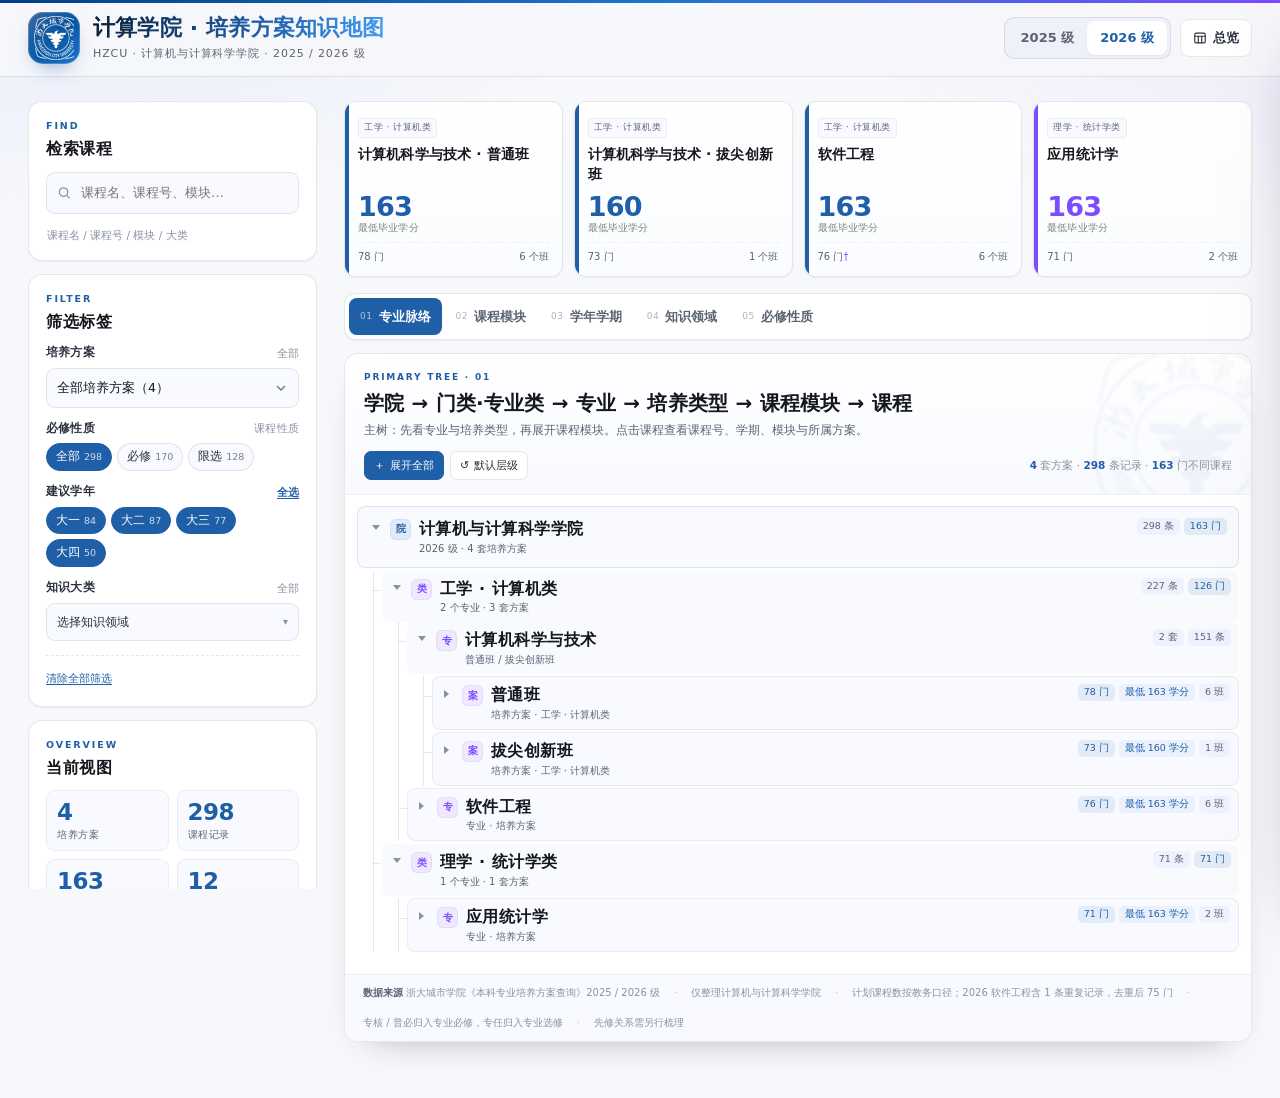
<file: docs/assets/cs-map/index.html>
<!DOCTYPE html>
<html lang="zh-CN" data-theme="light">
<head>
<meta charset="utf-8">
<meta name="viewport" content="width=device-width,initial-scale=1,viewport-fit=cover">
<meta name="color-scheme" content="light dark">
<title>培养方案知识地图 · HZCU 计算机与计算科学学院</title>
<link rel="stylesheet" href="style.css">
</head>
<body>
<header class="topbar">
  <div class="brand">
    <!-- 院徽取自计算机与计算科学学院官网页眉标识：http://jsxy.hzcu.edu.cn/ -->
    <div class="brand-mark" role="img" aria-label="浙大城市学院计算机与计算科学学院院徽" title="浙大城市学院计算机与计算科学学院院徽">
      <img src="brand-emblem-light.png" alt="">
    </div>
    <div class="brand-text">
      <h1>计算学院 · 培养方案知识地图</h1>
      <p>HZCU · 计算机与计算科学学院 · 2025 / 2026 级</p>
    </div>
  </div>
  <div class="top-actions">
    <div class="year-switch" role="tablist" aria-label="年级">
      <button type="button" data-year="2025" role="tab" aria-selected="false">2025 级</button>
      <button type="button" data-year="2026" role="tab" aria-selected="true" class="on">2026 级</button>
    </div>
    <button type="button" class="ghost-btn" id="overviewBtn" aria-haspopup="dialog" aria-label="查看培养方案总览">
      <svg viewBox="0 0 16 16" fill="none" stroke="currentColor" stroke-width="1.3" aria-hidden="true"><rect x="2" y="2.5" width="12" height="11" rx="1.5"/><path d="M2 6h12M6 6v7.5M10 6v7.5"/></svg>
      <span class="btn-label">总览</span>
    </button>
  </div>
</header>

<div class="layout">
  <aside class="sidebar" id="sidebar" aria-label="筛选与统计">
    <button type="button" class="mobile-filter-btn" id="mobileFilter" aria-expanded="false" aria-controls="sidebar">
      <span class="left">
        <svg viewBox="0 0 16 16" fill="none" stroke="currentColor" stroke-width="1.3" aria-hidden="true"><path d="M2 4h12M4 8h8M6.5 12h3"/></svg>
        <span id="mobileFilterLabel">筛选与统计</span>
        <span class="badge" id="filterBadge">0</span>
      </span>
      <svg viewBox="0 0 16 16" fill="none" stroke="currentColor" stroke-width="1.4" aria-hidden="true"><path d="m4 6 4 4 4-4"/></svg>
    </button>

    <section class="side-card">
      <div class="side-eyebrow">Find</div>
      <div class="side-title">检索课程</div>
      <div class="search">
        <svg viewBox="0 0 16 16" fill="none" stroke="currentColor" stroke-width="1.4" aria-hidden="true"><circle cx="7" cy="7" r="4.5"/><path d="m10.5 10.5 3 3"/></svg>
        <input type="search" id="search" placeholder="课程名、课程号、模块…" autocomplete="off" aria-label="检索课程">
        <button type="button" class="search-clear" id="searchClear" aria-label="清除检索">×</button>
      </div>
      <div class="search-status" id="searchStatus"></div>
    </section>

    <section class="side-card">
      <div class="side-eyebrow">Filter</div>
      <div class="side-title">筛选标签</div>

      <div class="field">
        <label class="field-label" for="planSelect">培养方案 <span class="hint" id="planHint">全部</span></label>
        <select class="select" id="planSelect"></select>
      </div>

      <div class="field">
        <div class="field-label">必修性质 <span class="hint">课程性质</span></div>
        <div class="chips" id="natureChips"></div>
      </div>

      <div class="field">
        <div class="field-label">建议学年 <button type="button" class="link-btn" id="allYears">全选</button></div>
        <div class="chips" id="yearChips"></div>
      </div>

      <div class="field">
        <div class="field-label">知识大类 <span class="hint" id="catSummary">全部</span></div>
        <details class="cat-filter" id="catDetails">
          <summary>选择知识领域</summary>
          <div class="cat-tools">
            <button type="button" class="link-btn" id="catsAll">全选</button>
            <button type="button" class="link-btn" id="catsNone">清空</button>
          </div>
          <div class="cat-list" id="catList"></div>
        </details>
      </div>

      <div style="margin-top:14px;padding-top:11px;border-top:1px dashed var(--line)">
        <button type="button" class="link-btn" id="resetFilters">清除全部筛选</button>
      </div>
    </section>

    <section class="side-card">
      <div class="side-eyebrow">Overview</div>
      <div class="side-title">当前视图</div>
      <div class="stats">
        <div class="stat"><b id="statPlans">4</b><span>培养方案</span></div>
        <div class="stat"><b id="statRecords">297</b><span>课程记录</span></div>
        <div class="stat"><b id="statUnique">163</b><span>不同课程</span></div>
        <div class="stat"><b id="statCats">12</b><span>知识大类</span></div>
        <div class="stat wide"><b id="statCredits">160–163</b><span>最低毕业学分区间</span></div>
      </div>
      <p class="side-note" style="margin-top:10px">“不同课程”按课程号跨方案去重；“课程记录”保留各方案中的开设记录。</p>
    </section>

    <div class="note-card">
      <h3>层级与口径</h3>
      <p><b>拔尖创新班</b>是计算机科学与技术专业下的培养类型，不是独立专业。计算机类实际是 2 个专业、3 套方案。</p>
      <p><b>学分</b>：“最低毕业学分”来自方案页；“Σ”是当前所列课程学分合计，不等于最低毕业学分。</p>
      <p><b>先修关系</b>：原文件未提供，本图只表达课程归属与分类，不代表修读先后。</p>
    </div>
  </aside>

  <main class="main">
    <div class="plan-cards" id="planCards" aria-label="培养方案卡片"></div>

    <nav class="modebar" id="modebar" aria-label="分支标准">
      <button type="button" data-mode="major" class="on"><span class="num">01</span>专业脉络</button>
      <button type="button" data-mode="module"><span class="num">02</span>课程模块</button>
      <button type="button" data-mode="year"><span class="num">03</span>学年学期</button>
      <button type="button" data-mode="category"><span class="num">04</span>知识领域</button>
      <button type="button" data-mode="nature"><span class="num">05</span>必修性质</button>
    </nav>

    <section class="map-panel" aria-label="知识地图">
      <header class="map-head">
        <div class="map-kicker" id="mapKicker">PRIMARY TREE</div>
        <h2 id="mapTitle">学院 → 门类·专业类 → 专业 → 培养类型 → 课程模块 → 课程</h2>
        <p class="map-desc" id="mapDesc">主树：先看专业与培养类型，再展开课程模块。点击课程查看详情。</p>
        <div class="map-tools">
          <button type="button" class="tool primary" id="expandAll"><span aria-hidden="true">＋</span>展开全部</button>
          <button type="button" class="tool" id="resetView"><span aria-hidden="true">↺</span>默认层级</button>
          <span class="tool-spacer"></span>
          <span class="map-count" id="mapCount"></span>
        </div>
      </header>

      <div class="tree-scroll" id="treeScroll">
        <div class="tree" id="tree" role="tree" aria-label="培养方案课程层级"><div class="boot">正在载入 2025 / 2026 级培养方案…</div></div>
      </div>

      <footer class="map-foot">
        <span><b>数据来源</b> 浙大城市学院《本科专业培养方案查询》2025 / 2026 级</span>
        <span class="dot">·</span>
        <span>仅整理计算机与计算科学学院</span>
        <span class="dot">·</span>
        <span>计划课程数按教务口径；2026 软件工程含 1 条重复记录，去重后 75 门</span>
        <span class="dot">·</span>
        <span>专核 / 普必归入专业必修，专任归入专业选修</span>
        <span class="dot">·</span>
        <span>先修关系需另行梳理</span>
      </footer>
    </section>
  </main>
</div>

<div class="scrim" id="scrim"></div>
<aside class="drawer" id="drawer" role="dialog" aria-modal="true" aria-hidden="true" aria-labelledby="drawerTitle">
  <div class="drawer-head">
    <div class="drawer-kicker" id="drawerKicker">课程详情</div>
    <h3 id="drawerTitle"></h3>
    <p class="drawer-meta" id="drawerMeta"></p>
    <button type="button" class="drawer-close" id="drawerClose" aria-label="关闭详情">×</button>
  </div>
  <div class="drawer-body" id="drawerBody"></div>
</aside>

<div class="modal-wrap" id="overviewWrap" aria-hidden="true">
  <div class="modal" role="dialog" aria-modal="true" aria-labelledby="overviewTitle">
    <button type="button" class="modal-close" id="overviewClose" aria-label="关闭总览">×</button>
    <h2 id="overviewTitle">培养方案总览</h2>
    <p class="modal-sub">计算机与计算科学学院 · 2025 / 2026 级 · 4 套方案 / 级</p>
    <div class="table-wrap" id="overviewTable"></div>
    <div class="modal-notes" id="overviewNotes"></div>
  </div>
</div>


<script src="app.js"></script>
</body>
</html>
</file>
<file: docs/assets/cs-map/style.css>
:root{
  --paper:#f4f0e6;
  --paper-deep:#ebe4d4;
  --panel:#fffdf9;
  --panel-2:#fbf7ee;
  --ink:#1d292b;
  --ink-soft:#3d4a4b;
  --muted:#6d7876;
  --faint:#98a19d;
  --line:#ded7c8;
  --line-soft:#eee8db;
  --teal:#1e665e;
  --teal-2:#2f8277;
  --teal-tint:#e6f1ed;
  --rust:#a44f2f;
  --rust-tint:#f7e9e1;
  --ochre:#986c25;
  --ochre-tint:#f5ecd8;
  --blue:#3e638d;
  --blue-tint:#e8eef5;
  --plum:#7b546e;
  --plum-tint:#f1e8ee;
  --shadow-sm:0 1px 2px rgba(29,41,43,.06);
  --shadow-md:0 8px 26px rgba(29,41,43,.08);
  --shadow-lg:0 24px 70px rgba(29,41,43,.20);
  --r:14px;
  --serif:"Source Han Serif SC","Noto Serif SC","Songti SC","STSong","SimSun",serif;
  --sans:"PingFang SC","HarmonyOS Sans SC","Microsoft YaHei","Noto Sans SC","Helvetica Neue",Arial,sans-serif;
  --mono:"Cascadia Mono","SFMono-Regular",Consolas,"Liberation Mono",monospace;
}
*{box-sizing:border-box}
html{-webkit-text-size-adjust:100%;scroll-behavior:smooth}
body{
  margin:0;background:var(--paper);color:var(--ink);
  font:14px/1.55 var(--sans);
  -webkit-font-smoothing:antialiased;
}
body::before{
  content:"";position:fixed;inset:0;z-index:0;pointer-events:none;
  background-image:radial-gradient(rgba(29,41,43,.045) .8px,transparent .8px);
  background-size:22px 22px;opacity:.55;
}
body.locked{overflow:hidden}
button,input,select{font:inherit;color:inherit}
button{cursor:pointer}
button:focus-visible,input:focus-visible,select:focus-visible,summary:focus-visible{
  outline:2px solid var(--teal-2);outline-offset:2px;
}
::selection{background:#cfe4dd;color:#143c37}
mark{background:#f6dfa8;color:inherit;border-radius:2px;padding:0 1px}
.sr-only{position:absolute;width:1px;height:1px;padding:0;margin:-1px;overflow:hidden;clip:rect(0,0,0,0);white-space:nowrap;border:0}

/* ── 顶栏 ─────────────────────────────────────────── */
.topbar{
  position:sticky;top:0;z-index:50;
  display:flex;align-items:center;gap:16px;
  padding:12px 28px;
  background:rgba(244,240,230,.88);
  border-bottom:1px solid var(--line);
  backdrop-filter:blur(16px);-webkit-backdrop-filter:blur(16px);
}
.brand{display:flex;align-items:center;gap:13px;min-width:0}
.seal{
  width:46px;height:46px;flex:none;border-radius:10px;
  display:grid;place-items:center;
  background:linear-gradient(145deg,#256f66,#174c47);
  color:#fbf6e9;font:700 23px/1 var(--serif);
  box-shadow:inset 0 0 0 1px rgba(255,255,255,.22),var(--shadow-sm);
  position:relative;
}
.seal::after{
  content:"";position:absolute;inset:5px;border:1px solid rgba(251,246,233,.38);border-radius:5px;
}
.brand-text{min-width:0}
.brand h1{
  margin:0;font:700 22px/1.2 var(--serif);letter-spacing:.04em;
  white-space:nowrap;overflow:hidden;text-overflow:ellipsis;
}
.brand p{
  margin:4px 0 0;font-size:11px;line-height:1.4;color:var(--muted);
  letter-spacing:.10em;white-space:nowrap;overflow:hidden;text-overflow:ellipsis;
}
.top-actions{margin-left:auto;display:flex;align-items:center;gap:9px;flex:none}
.year-switch{display:flex;padding:3px;border:1px solid var(--line);border-radius:10px;background:var(--paper-deep)}
.year-switch button{
  border:0;background:transparent;border-radius:8px;padding:7px 13px;
  font-size:13px;font-weight:600;color:var(--muted);white-space:nowrap;
}
.year-switch button.on{background:var(--panel);color:var(--teal);box-shadow:var(--shadow-sm)}
.ghost-btn{
  border:1px solid var(--line);background:var(--panel);border-radius:9px;
  padding:8px 12px;font-size:12.5px;font-weight:600;color:var(--ink-soft);
  display:flex;align-items:center;gap:6px;white-space:nowrap;
}
.ghost-btn:hover{border-color:var(--teal-2);color:var(--teal)}
.ghost-btn svg{width:14px;height:14px}

/* ── 布局 ─────────────────────────────────────────── */
.layout{
  position:relative;z-index:1;
  display:grid;grid-template-columns:292px minmax(0,1fr);gap:24px;
  max-width:1500px;margin:0 auto;padding:24px 28px 56px;
}
.sidebar{position:sticky;top:92px;align-self:start;max-height:calc(100vh - 112px);overflow:auto;padding-right:3px;scrollbar-width:thin}
.sidebar::-webkit-scrollbar{width:6px}
.sidebar::-webkit-scrollbar-thumb{background:#d3cbb9;border-radius:3px}
.side-card{
  background:var(--panel);border:1px solid var(--line);border-radius:var(--r);
  padding:17px;margin-bottom:13px;box-shadow:var(--shadow-sm);
}
.side-eyebrow{font-size:9.5px;letter-spacing:.20em;color:var(--faint);font-weight:800;text-transform:uppercase}
.side-title{font:700 16px/1.3 var(--serif);margin:5px 0 12px;letter-spacing:.04em}
.side-note{font-size:11.5px;line-height:1.7;color:var(--muted);margin:0}
.side-note b{color:var(--ink-soft)}

/* 搜索 */
.search{position:relative;margin-bottom:13px}
.search svg{position:absolute;left:11px;top:50%;transform:translateY(-50%);width:15px;height:15px;color:var(--faint);pointer-events:none}
.search input{
  width:100%;padding:10px 32px 10px 34px;border:1px solid var(--line);border-radius:9px;
  background:var(--panel-2);font-size:13px;outline:none;
}
.search input:focus{border-color:var(--teal-2);box-shadow:0 0 0 3px rgba(47,130,119,.12);background:#fff}
.search input::-webkit-search-cancel-button,.search input::-webkit-search-decoration{-webkit-appearance:none;display:none}
.search-clear{
  position:absolute;right:6px;top:50%;transform:translateY(-50%);
  border:0;background:transparent;color:var(--faint);font-size:17px;line-height:1;
  width:24px;height:24px;border-radius:50%;display:none;
}
.search-clear.on{display:grid;place-items:center}
.search-clear:hover{background:var(--paper-deep);color:var(--ink)}
.search-status{font-size:10.5px;color:var(--faint);margin:5px 1px 0;min-height:14px}

/* 表单 */
.field{margin-top:12px}
.field:first-of-type{margin-top:0}
.field-label{display:flex;align-items:center;justify-content:space-between;gap:8px;font-size:11.5px;font-weight:700;color:var(--ink-soft);margin-bottom:6px;letter-spacing:.02em}
.field-label .hint{font-weight:400;color:var(--faint);font-size:10.5px}
.select{
  width:100%;appearance:none;-webkit-appearance:none;
  padding:9px 30px 9px 10px;border:1px solid var(--line);border-radius:9px;
  background:var(--panel-2) url("data:image/svg+xml,%3Csvg xmlns='http://www.w3.org/2000/svg' width='14' height='14'%3E%3Cpath d='m3.5 5.5 3.5 3.5 3.5-3.5' fill='none' stroke='%236d7876' stroke-width='1.4' stroke-linecap='round'/%3E%3C/svg%3E") no-repeat right 10px center;
  font-size:12.5px;outline:none;
}
.select:focus{border-color:var(--teal-2);box-shadow:0 0 0 3px rgba(47,130,119,.12);background-color:#fff}

/* chips */
.chips{display:flex;flex-wrap:wrap;gap:5px}
.chip{
  border:1px solid var(--line);background:var(--panel-2);color:var(--ink-soft);
  border-radius:999px;padding:5px 9px;font-size:11.5px;line-height:1.35;
  transition:background .15s,border-color .15s,color .15s;
}
.chip:hover{border-color:var(--teal-2);color:var(--teal)}
.chip.on{background:var(--teal);border-color:var(--teal);color:#fff}
.chip .n{opacity:.62;font-size:9.5px;margin-left:4px}
.chip.on .n{opacity:.78}
.link-btn{
  border:0;background:transparent;padding:0;font-size:10.5px;color:var(--teal);
  text-decoration:underline;text-underline-offset:2px;
}
.link-btn:hover{color:var(--teal-2)}

/* 知识大类筛选 */
.cat-filter{margin-top:2px}
.cat-filter summary{
  list-style:none;cursor:pointer;display:flex;align-items:center;justify-content:space-between;gap:8px;
  padding:9px 10px;border:1px solid var(--line);border-radius:9px;background:var(--panel-2);
  font-size:12px;color:var(--ink-soft);
}
.cat-filter summary::-webkit-details-marker{display:none}
.cat-filter summary::after{content:"▾";color:var(--faint);font-size:10px;transition:transform .15s}
.cat-filter[open] summary::after{transform:rotate(180deg)}
.cat-filter summary:hover{border-color:var(--teal-2)}
.cat-tools{display:flex;gap:10px;align-items:center;padding:8px 2px 4px}
.cat-list{max-height:212px;overflow:auto;border-top:1px solid var(--line-soft);padding-top:6px;scrollbar-width:thin}
.cat-row{display:flex;align-items:center;justify-content:space-between;gap:6px;padding:4px 1px;font-size:11.5px}
.cat-row label{display:flex;align-items:center;gap:7px;min-width:0;cursor:pointer}
.cat-row input{accent-color:var(--teal);width:13px;height:13px;flex:none;margin:0}
.cat-row .cat-name{white-space:nowrap;overflow:hidden;text-overflow:ellipsis}
.cat-row .cat-n{font-size:9.5px;color:var(--faint);flex:none}

/* 统计 */
.stats{display:grid;grid-template-columns:1fr 1fr;gap:8px}
.stat{background:var(--panel-2);border:1px solid var(--line-soft);border-radius:9px;padding:9px 10px;min-width:0}
.stat b{display:block;font:700 23px/1.05 var(--serif);color:var(--teal);letter-spacing:-.02em}
.stat span{display:block;margin-top:4px;font-size:9.5px;line-height:1.3;color:var(--muted);letter-spacing:.06em;white-space:nowrap;overflow:hidden;text-overflow:ellipsis}
.stat.wide{grid-column:span 2}
.stat.wide b{font-size:19px}
.note-card{background:linear-gradient(150deg,#fbf6ea,#f7f1e3);border:1px solid #e8dfca;border-radius:var(--r);padding:15px;margin-bottom:13px}
.note-card h3{font:700 13px/1.3 var(--serif);margin:0 0 7px;color:var(--ochre)}
.note-card p{margin:0 0 7px;font-size:11px;line-height:1.65;color:#75664c}
.note-card p:last-child{margin-bottom:0}
.note-card b{color:#5f4e32}

/* ── 主区 ─────────────────────────────────────────── */
.main{min-width:0}
.plan-cards{display:grid;grid-template-columns:repeat(4,minmax(0,1fr));gap:11px;margin-bottom:16px}
.plan-card{
  position:relative;text-align:left;overflow:hidden;
  border:1px solid var(--line);border-radius:12px;background:var(--panel);
  padding:13px 13px 11px;box-shadow:var(--shadow-sm);
  transition:transform .16s,border-color .16s,box-shadow .16s;
}
.plan-card::before{content:"";position:absolute;left:0;top:0;bottom:0;width:4px;background:var(--accent,var(--teal))}
.plan-card:hover{transform:translateY(-2px);border-color:#c9bfa9;box-shadow:var(--shadow-md)}
.plan-card.on{border-color:var(--teal);box-shadow:0 0 0 2px rgba(30,102,94,.13),var(--shadow-sm)}
.plan-card.on::after{content:"当前筛选";position:absolute;right:8px;top:8px;font-size:8.5px;letter-spacing:.06em;color:var(--teal);background:var(--teal-tint);padding:2px 5px;border-radius:4px}
.plan-tag{display:inline-block;font-size:9px;letter-spacing:.06em;color:var(--muted);background:var(--panel-2);border:1px solid var(--line-soft);border-radius:4px;padding:2px 5px;white-space:nowrap}
.plan-card .plan-title{display:block;font:700 14px/1.4 var(--serif);margin:7px 0 9px;min-height:39px;letter-spacing:.01em}
.plan-nums{display:flex;flex-direction:column;align-items:flex-start;gap:1px}
.plan-nums .big{font:700 27px/1 var(--serif);color:var(--accent,var(--teal));letter-spacing:-.03em}
.plan-nums .unit{font-size:10px;color:#7b8581;line-height:1.3;letter-spacing:.01em}
.plan-sub{display:flex;align-items:center;justify-content:space-between;gap:4px;border-top:1px dashed var(--line-soft);margin-top:8px;padding-top:6px;font-size:10px;color:var(--muted);white-space:nowrap}
.plan-sub .dup{color:var(--ochre)}

/* 视图切换 */
.modebar{
  display:flex;gap:3px;padding:4px;margin-bottom:13px;
  background:var(--panel);border:1px solid var(--line);border-radius:11px;
  overflow-x:auto;scrollbar-width:none;box-shadow:var(--shadow-sm);
}
.modebar::-webkit-scrollbar{display:none}
.modebar button{
  border:0;background:transparent;border-radius:8px;padding:9px 11px;
  display:flex;align-items:center;gap:6px;white-space:nowrap;
  font-size:12.5px;font-weight:600;color:var(--muted);transition:background .15s,color .15s;
}
.modebar button .num{font:9px/1 var(--sans);letter-spacing:.06em;opacity:.48}
.modebar button:hover{background:var(--panel-2);color:var(--teal)}
.modebar button.on{background:var(--teal);color:#fff;box-shadow:var(--shadow-sm)}
.modebar button.on .num{opacity:.66}

/* 地图面板 */
.map-panel{background:var(--panel);border:1px solid var(--line);border-radius:16px;box-shadow:var(--shadow-md);overflow:hidden}
.map-head{padding:17px 19px 14px;border-bottom:1px solid var(--line-soft);background:linear-gradient(180deg,#fffdf9 0%,#fbf7ee 100%)}
.map-kicker{font-size:9px;letter-spacing:.20em;color:var(--faint);font-weight:800;text-transform:uppercase}
.map-head h2{font:700 20px/1.35 var(--serif);margin:5px 0 4px;letter-spacing:.01em}
.map-desc{font-size:11.5px;line-height:1.65;color:var(--muted);margin:0}
.map-tools{display:flex;align-items:center;gap:6px;flex-wrap:wrap;margin-top:11px}
.tool{
  border:1px solid var(--line);background:var(--panel);border-radius:7px;
  padding:5px 9px;font-size:11px;color:var(--ink-soft);white-space:nowrap;
  display:inline-flex;align-items:center;gap:5px;
}
.tool:hover{border-color:var(--teal-2);color:var(--teal)}
.tool.primary{background:var(--teal);border-color:var(--teal);color:#fff}
.tool.primary:hover{background:#174f49;color:#fff}
.tool svg{width:12px;height:12px}
.tool-spacer{flex:1}
.map-count{font-size:10.5px;color:var(--faint);white-space:nowrap}
.map-count b{color:var(--teal);font-weight:700}

/* 树 */
.tree-scroll{
  max-height:clamp(420px,calc(100vh - 354px),880px);
  min-height:360px;overflow:auto;padding:9px 12px 18px;scrollbar-width:thin;
}
.tree-scroll::-webkit-scrollbar{width:8px;height:8px}
.tree-scroll::-webkit-scrollbar-thumb{background:#d8d0bf;border-radius:4px}
.tree{padding:2px 0}
.node{position:relative}
.node > .row{
  position:relative;display:flex;align-items:flex-start;gap:8px;width:100%;
  border:0;background:transparent;border-radius:8px;text-align:left;
  padding:7px 8px;min-height:38px;color:var(--ink);
  transition:background .12s;
}
.node > .row:hover{background:#f7f2e5}
.node > .row:focus-visible{outline:2px solid var(--teal-2);outline-offset:-2px}
.node.is-open > .row{background:rgba(247,242,229,.42)}
.node.type-college > .row{
  background:linear-gradient(90deg,var(--teal-tint),rgba(230,241,237,0) 92%);
  border:1px solid #d5e5df;padding:11px 11px;margin:0 0 3px;
}
.node.type-college > .row:hover{background:linear-gradient(90deg,#dbeee8,rgba(230,241,237,.2) 92%)}
.node.type-discipline > .row{margin-top:3px}
.node.type-plan > .row{background:var(--panel-2);border:1px solid var(--line-soft);margin:2px 0}
.node.type-plan > .row:hover{background:#f6f0e2}
.node.type-plan.is-open > .row{background:#f8f2e5;border-color:#e2d8c3}
.children{margin-left:16px;padding-left:8px;border-left:1px solid var(--line)}
.children[hidden]{display:none}
.children > .node > .row::before{
  content:"";position:absolute;left:-9px;top:19px;width:8px;height:1px;background:var(--line);
}
.caret{
  width:13px;height:13px;flex:none;margin-top:4px;position:relative;
  color:var(--faint);transition:transform .16s ease;
}
.caret::before{
  content:"";position:absolute;left:3px;top:2px;
  border-left:5px solid currentColor;border-top:4px solid transparent;border-bottom:4px solid transparent;
}
.node.is-open > .row .caret{transform:rotate(90deg)}
.caret-space{width:13px;height:13px;flex:none}
.n-icon{
  width:21px;height:21px;flex:none;border-radius:6px;margin-top:1px;
  display:grid;place-items:center;font:700 10px/1 var(--serif);
  background:var(--tint,var(--teal-tint));color:var(--accent,var(--teal));
  border:1px solid rgba(30,102,94,.10);
}
.node.type-discipline .n-icon{--tint:var(--ochre-tint);--accent:var(--ochre)}
.node.type-plan .n-icon{--tint:#f0e7d3;--accent:#7c632e}
.node.type-module .n-icon{--tint:#eef0e6;--accent:#646c3d}
.node.type-year .n-icon,.node.type-term .n-icon{--tint:var(--blue-tint);--accent:var(--blue)}
.node.type-category .n-icon{--tint:var(--plum-tint);--accent:var(--plum)}
.node.type-nature .n-icon{--tint:var(--rust-tint);--accent:var(--rust)}
.node-label{flex:1;min-width:0;font-size:13px;line-height:1.45}
.node-label b{font-weight:600}
.node-sub{display:block;font-size:10px;line-height:1.4;color:var(--muted);margin-top:1px;font-weight:400}
.node.type-college .node-label{font-size:15px}
.node.type-college .node-label b{font:700 16px/1.35 var(--serif);letter-spacing:.03em}
.node.type-discipline .node-label b{font-weight:700;font-size:13.5px}
.node.type-major .node-label b{font-weight:700;font-size:14px}
.node.type-plan .node-label b{font-weight:700;font-size:13px}
.node.type-module .node-label b{font-weight:600;font-size:12.5px}
.node.type-year .node-label b{font-weight:700;font-size:14px}
.node.type-term .node-label b{font-weight:600;font-size:12.5px}
.node-meta{display:flex;align-items:center;justify-content:flex-end;gap:4px;flex-wrap:wrap;max-width:56%;padding-left:6px}
.pill{
  display:inline-flex;align-items:center;gap:2px;white-space:nowrap;
  font-size:9.5px;line-height:1.35;padding:2px 6px;border-radius:5px;
  background:#f1ece0;color:#726a59;
}
.pill.credit{background:var(--teal-tint);color:var(--teal)}
.pill.req{background:var(--rust-tint);color:var(--rust)}
.pill.elec{background:var(--blue-tint);color:var(--blue)}
.pill.mixed{background:var(--plum-tint);color:var(--plum)}
.pill.term{background:#f0ece1;color:#746a55}
.pill.plans{background:#eef0e6;color:#5f673b}
.pill.soft{background:var(--panel-2);border:1px solid var(--line-soft);color:var(--muted)}
.pill.sum{background:#f7f1e2;color:#8a6a2e}

/* 课程行 */
.node.type-course > .row{padding:6px 8px 6px 30px;min-height:36px;align-items:center}
.node.type-course > .row:hover{background:#f8f3e6}
.course-dot{
  width:7px;height:7px;border-radius:50%;flex:none;background:var(--blue);
  box-shadow:0 0 0 3px var(--blue-tint);
}
.course-dot.req{background:var(--rust);box-shadow:0 0 0 3px var(--rust-tint)}
.course-dot.elec{background:var(--blue);box-shadow:0 0 0 3px var(--blue-tint)}
.course-dot.mixed{background:var(--plum);box-shadow:0 0 0 3px var(--plum-tint)}
.course-body{flex:1;min-width:0}
.course-title{display:block;font-size:12.5px;line-height:1.45;font-weight:500}
.course-sub{display:block;font-size:9.5px;line-height:1.4;color:var(--faint);margin-top:1px;white-space:nowrap;overflow:hidden;text-overflow:ellipsis}
.course-tags{display:flex;align-items:center;justify-content:flex-end;gap:4px;flex-wrap:wrap;max-width:54%;padding-left:5px}

/* 空状态 */
.empty{padding:44px 22px;text-align:center;color:var(--muted)}
.empty .empty-mark{font:700 30px/1 var(--serif);color:#c9bda4;margin-bottom:10px}
.empty b{display:block;font:700 16px/1.4 var(--serif);color:var(--ink);margin-bottom:5px}
.empty p{margin:0 0 13px;font-size:12px}
.empty button{border:1px solid var(--teal);background:var(--teal);color:#fff;border-radius:8px;padding:7px 12px;font-size:12px}
.empty button:hover{background:#174f49}

/* 页脚 */
.map-foot{display:flex;align-items:flex-start;gap:14px;flex-wrap:wrap;padding:10px 18px;border-top:1px solid var(--line-soft);background:var(--panel-2);font-size:10px;line-height:1.6;color:var(--faint)}
.map-foot b{color:var(--muted);font-weight:600}
.map-foot .dot{color:#c9bfa9}

/* ── 详情抽屉 ─────────────────────────────────────── */
.scrim{
  position:fixed;inset:0;z-index:80;background:rgba(20,28,28,.38);
  backdrop-filter:blur(2px);opacity:0;pointer-events:none;transition:opacity .2s;
}
.scrim.on{opacity:1;pointer-events:auto}
.drawer{
  position:fixed;top:0;right:0;bottom:0;z-index:90;
  width:min(430px,100vw);display:flex;flex-direction:column;
  background:var(--panel);box-shadow:var(--shadow-lg);
  transform:translateX(102%);transition:transform .26s cubic-bezier(.2,.8,.2,1);
}
.drawer.on{transform:none}
.drawer-head{padding:19px 21px 15px;border-bottom:1px solid var(--line);background:linear-gradient(180deg,#fffdf9,#fbf7ee);position:relative}
.drawer-kicker{font-size:9.5px;letter-spacing:.14em;color:var(--faint);font-weight:700;text-transform:uppercase}
.drawer-head h3{font:700 21px/1.35 var(--serif);margin:6px 30px 4px 0;letter-spacing:.01em}
.drawer-head .drawer-meta{font-size:11.5px;color:var(--muted);margin:0}
.drawer-close{
  position:absolute;right:12px;top:12px;width:30px;height:30px;border-radius:50%;
  border:1px solid var(--line);background:var(--panel);color:var(--muted);
  display:grid;place-items:center;font-size:18px;line-height:1;
}
.drawer-close:hover{background:var(--paper-deep);color:var(--ink)}
.drawer-body{padding:16px 21px 36px;overflow:auto;scrollbar-width:thin}
.detail-grid{display:grid;grid-template-columns:1fr 1fr;gap:1px;background:var(--line-soft);border:1px solid var(--line-soft);border-radius:10px;overflow:hidden}
.detail-item{background:var(--panel);padding:9px 11px;min-width:0}
.detail-item span{display:block;font-size:9px;letter-spacing:.08em;color:var(--faint);margin-bottom:3px}
.detail-item b{display:block;font-size:12px;line-height:1.45;font-weight:600;word-break:break-word}
.detail-item.wide{grid-column:span 2}
.drawer-section{margin-top:18px}
.drawer-section h4{font:700 12px/1.4 var(--serif);margin:0 0 8px;color:var(--ink-soft);display:flex;align-items:center;gap:6px}
.drawer-section h4::before{content:"";width:3px;height:12px;border-radius:2px;background:var(--teal)}
.offer{
  display:block;width:100%;text-align:left;border:1px solid var(--line-soft);
  background:var(--panel-2);border-radius:8px;padding:8px 10px;margin-bottom:6px;
}
.offer:hover{border-color:var(--teal-2);background:#f8f3e6}
.offer b{display:block;font-size:11.5px;line-height:1.45;font-weight:600;color:var(--ink)}
.offer small{display:block;font-size:10px;line-height:1.5;color:var(--muted);margin-top:2px}
.offer em{display:inline-block;font-style:normal;font-size:9px;color:var(--ochre);background:var(--ochre-tint);border-radius:3px;padding:1px 4px;margin-top:3px}
.path{font-size:11px;line-height:1.7;color:var(--muted);background:var(--panel-2);border:1px solid var(--line-soft);border-radius:8px;padding:8px 10px}
.path b{color:var(--ink-soft);font-weight:600}
.drawer-note{font-size:10.5px;line-height:1.65;color:var(--faint);border-top:1px dashed var(--line);margin-top:18px;padding-top:10px}

/* ── 总览弹窗 ─────────────────────────────────────── */
.modal-wrap{
  position:fixed;inset:0;z-index:100;display:grid;place-items:center;padding:18px;
  background:rgba(20,28,28,.42);backdrop-filter:blur(3px);
  opacity:0;pointer-events:none;transition:opacity .2s;
}
.modal-wrap.on{opacity:1;pointer-events:auto}
.modal{
  width:min(1000px,100%);max-height:90vh;overflow:auto;background:var(--panel);
  border-radius:17px;box-shadow:var(--shadow-lg);padding:24px 24px 20px;position:relative;
  transform:translateY(8px);transition:transform .2s;
}
.modal-wrap.on .modal{transform:none}
.modal-close{position:absolute;right:14px;top:14px;width:30px;height:30px;border-radius:50%;border:1px solid var(--line);background:var(--panel);color:var(--muted);display:grid;place-items:center;font-size:18px}
.modal-close:hover{background:var(--paper-deep);color:var(--ink)}
.modal h2{font:700 25px/1.3 var(--serif);margin:0 0 5px;letter-spacing:.02em}
.modal .modal-sub{font-size:11.5px;color:var(--muted);margin:0 0 16px}
.table-wrap{overflow:auto;border:1px solid var(--line);border-radius:10px}
table{width:100%;border-collapse:collapse;font-size:11.5px;min-width:760px}
th{
  text-align:left;font-size:9px;letter-spacing:.08em;text-transform:uppercase;color:var(--faint);
  background:var(--panel-2);padding:8px 9px;border-bottom:1px solid var(--line);white-space:nowrap;
}
td{padding:8px 9px;border-bottom:1px solid var(--line-soft);vertical-align:top;line-height:1.5}
tr:last-child td{border-bottom:0}
tr.year-row td{background:#f7f1e3;font:700 12px/1.4 var(--serif);color:var(--ink);padding:7px 9px}
td.num{font:700 13px/1.3 var(--serif);color:var(--teal);white-space:nowrap}
td.muted{color:var(--muted)}
.modal-notes{display:grid;grid-template-columns:1fr 1fr;gap:10px;margin-top:14px}
.modal-note{background:var(--panel-2);border:1px solid var(--line-soft);border-radius:9px;padding:10px 12px}
.modal-note b{display:block;font-size:10.5px;color:var(--ochre);margin-bottom:4px;letter-spacing:.04em}
.modal-note p{margin:0;font-size:10.5px;line-height:1.65;color:var(--muted)}

/* 移动端筛选按钮 */
.mobile-filter-btn{display:none;width:100%;border:1px solid var(--line);background:var(--panel);border-radius:10px;padding:10px 12px;font-size:12.5px;font-weight:600;color:var(--ink-soft);margin-bottom:12px;align-items:center;justify-content:space-between}
.mobile-filter-btn .badge{background:var(--teal);color:#fff;border-radius:999px;font-size:9.5px;padding:2px 6px}
.mobile-filter-btn svg{width:14px;height:14px;color:var(--faint)}
.mobile-filter-btn .left{display:flex;align-items:center;gap:7px}

/* ── 响应式 ───────────────────────────────────────── */
@media (max-width:1180px){
  .layout{grid-template-columns:264px minmax(0,1fr);gap:18px;padding-left:20px;padding-right:20px}
  .plan-cards{grid-template-columns:repeat(2,minmax(0,1fr))}
  .plan-card .plan-title{min-height:0}
}
@media (max-width:900px){
  .topbar{padding:10px 16px;gap:10px;flex-wrap:wrap}
  .brand h1{font-size:18px;white-space:normal}
  .brand p{display:none}
  .seal{width:40px;height:40px;font-size:20px}
  .top-actions{gap:6px}
  .ghost-btn{padding:7px 9px}
  .layout{display:block;padding:14px 14px 42px}
  .sidebar{position:static;max-height:none;overflow:visible;margin-bottom:13px;padding-right:0}
  .sidebar.open{position:fixed;inset:0;z-index:75;width:100%;height:100vh;height:100dvh;max-height:100vh;max-height:100dvh;overflow:auto;background:var(--paper);padding:12px 14px 42px;margin:0;box-shadow:var(--shadow-lg)}
  body.filters-open .layout{position:relative;z-index:60}
  .sidebar.open .mobile-filter-btn{position:sticky;top:0;z-index:3;background:var(--panel);box-shadow:0 4px 14px rgba(29,41,43,.10)}
  body.filters-open{overflow:hidden}
  .mobile-filter-btn{display:flex}
  .sidebar .side-card{display:none}
  .sidebar .note-card{display:none}
  .sidebar.open .side-card,.sidebar.open .note-card{display:block}
  .plan-cards{margin-bottom:12px}
  .tree-scroll{max-height:none;min-height:320px;overflow:visible;padding:8px 7px 16px}
  .map-head{padding:14px 14px 12px}
  .map-head h2{font-size:17px}
  .map-count{white-space:normal}
  .node-meta{max-width:50%}
  .course-tags{max-width:52%}
}
@media (max-width:600px){
  .brand h1{font-size:16.5px}
  .brand .seal{width:36px;height:36px;font-size:18px}
  .year-switch button{padding:6px 9px;font-size:12px}
  .ghost-btn .btn-label{display:none}
  .ghost-btn{padding:7px}
  .plan-cards{display:flex;overflow-x:auto;gap:8px;margin:0 -14px 12px;padding:0 14px 4px;scroll-snap-type:x mandatory;scrollbar-width:none}
  .plan-cards::-webkit-scrollbar{display:none}
  .plan-card{flex:0 0 190px;scroll-snap-align:start;padding:10px 10px 9px}
  .plan-card .plan-title{font-size:12.5px;margin:5px 0 6px;min-height:35px}
  .plan-nums .big{font-size:22px}
  .plan-nums .unit{font-size:9px}
  .plan-sub{font-size:9px;margin-top:6px;padding-top:5px}
  .plan-tag{font-size:8px}
  .modebar button{padding:8px 7px;font-size:11px;gap:0}
  .modebar button .num{display:none}
  .map-head h2{font-size:15.5px}
  .map-desc{font-size:10.5px}
  .map-tools{gap:4px}
  .tool{padding:4px 7px;font-size:10px}
  .node > .row{padding:6px 5px;gap:6px}
  .node.type-college > .row{padding:9px 8px}
  .children{margin-left:10px;padding-left:6px}
  .children > .node > .row::before{left:-7px;width:6px}
  .node-meta{max-width:52%;padding-left:0;justify-content:flex-end;flex-basis:auto;margin-top:0}
  .node > .row{flex-wrap:wrap}
  .node-label{flex:1 1 auto}
  .node.type-course > .row{padding:5px 6px 5px 22px;align-items:flex-start}
  .course-tags{max-width:100%;flex:1 1 100%;justify-content:flex-start;padding-left:15px;margin-top:1px}
  .course-sub{white-space:normal}
  .pill{font-size:9px;padding:2px 5px}
  #mobileFilter[aria-expanded="true"] > svg:last-child{transform:rotate(180deg)}
  .stat b{font-size:19px}
  .detail-grid{grid-template-columns:1fr}
  .detail-item.wide{grid-column:span 1}
  .modal{padding:18px 14px 14px}
  .modal h2{font-size:20px}
  .modal-notes{grid-template-columns:1fr}
  .drawer{width:100vw}
}
@media (prefers-reduced-motion:reduce){
  *{scroll-behavior:auto!important;transition:none!important;animation:none!important}
}
@media print{
  body{background:#fff}
  body::before,.topbar,.sidebar,.modebar,.plan-cards,.map-tools,.map-foot,.scrim,.drawer,.modal-wrap,.mobile-filter-btn{display:none!important}
  .layout{display:block;max-width:none;padding:0}
  .map-panel{border:0;box-shadow:none}
  .tree-scroll{max-height:none;overflow:visible}
  .children[hidden]{display:block!important}
  .node > .row{break-inside:avoid}
}

/* =========================================================
   HZCU visual language · 与 HZCU-学生宝典的 Material 主题对齐
   浅色：#f7f8fb / 白卡片 / 主色 #3f6fe4 / 强调 #a855f7
   深色：#1e1e1e / #23252d / 高亮 #5b8cff
   ========================================================= */
:root{
  --paper:#f7f8fb;
  --paper-deep:#eef1f8;
  --panel:#ffffff;
  --panel-2:#f8faff;
  --ink:#15171f;
  --ink-soft:#2a303d;
  --muted:#5b6272;
  --faint:#8a91a3;
  --line:rgba(16,24,40,.10);
  --line-soft:rgba(16,24,40,.06);
  --teal:#1f5fa8;
  --teal-2:#459df5;
  --teal-tint:rgba(31,95,168,.10);
  --rust:#d9467a;
  --rust-tint:rgba(217,70,122,.10);
  --ochre:#7b4dff;
  --ochre-tint:rgba(123,77,255,.10);
  --blue:#1d77ce;
  --blue-tint:rgba(29,119,206,.10);
  --plum:#7b4dff;
  --plum-tint:rgba(123,77,255,.10);
  --shadow-sm:0 1px 2px rgba(16,24,40,.05);
  --shadow-md:0 16px 36px -26px rgba(16,24,40,.45);
  --shadow-lg:0 30px 70px -30px rgba(16,24,40,.55);
  --sans:system-ui,-apple-system,"Segoe UI","PingFang SC","Microsoft YaHei",sans-serif;
  --serif:var(--sans);
  --title-grad:linear-gradient(100deg,#081f38 0%,#1f5fa8 58%,#459df5 100%);
  --card-grad:linear-gradient(180deg,#ffffff,#fbfcff);
  --card-hover:linear-gradient(180deg,rgba(63,111,228,.06),rgba(255,255,255,.92));
  color-scheme:light;
}
html[data-theme="dark"]{
  --paper:#1e1e1e;
  --paper-deep:#262b36;
  --panel:#23252d;
  --panel-2:#1e1f26;
  --ink:#f1f1f4;
  --ink-soft:#c9cbd8;
  --muted:#9b9ca8;
  --faint:#62636d;
  --line:rgba(255,255,255,.09);
  --line-soft:rgba(255,255,255,.06);
  --teal:#5b8cff;
  --teal-2:#9db7ff;
  --teal-tint:rgba(91,140,255,.14);
  --rust:#f472b6;
  --rust-tint:rgba(244,114,182,.13);
  --ochre:#c084fc;
  --ochre-tint:rgba(192,132,252,.13);
  --blue:#5b8cff;
  --blue-tint:rgba(91,140,255,.14);
  --plum:#c084fc;
  --plum-tint:rgba(192,132,252,.13);
  --shadow-sm:0 1px 2px rgba(0,0,0,.35);
  --shadow-md:0 18px 40px -24px rgba(0,0,0,.75);
  --shadow-lg:0 30px 80px -30px rgba(0,0,0,.85);
  --title-grad:linear-gradient(100deg,#ffffff 0%,#e6ecff 55%,#b9c9ff 100%);
  --card-grad:linear-gradient(180deg,rgba(255,255,255,.028),rgba(255,255,255,.01));
  --card-hover:linear-gradient(180deg,rgba(91,140,255,.08),rgba(255,255,255,.012));
  color-scheme:dark;
}
html[data-theme="dark"] body{color-scheme:dark}
body{background:var(--paper)}
body::before{
  background-image:
    radial-gradient(900px 500px at 6% -10%, rgba(91,140,255,.13), transparent 62%),
    radial-gradient(700px 420px at 100% 0%, rgba(168,85,247,.08), transparent 60%);
  background-size:auto;
  opacity:1;
}
html[data-theme="dark"] body::before{
  background-image:
    radial-gradient(900px 500px at 6% -10%, rgba(91,140,255,.10), transparent 62%),
    radial-gradient(700px 420px at 100% 0%, rgba(168,85,247,.07), transparent 60%);
}
::selection{background:rgba(63,111,228,.22);color:var(--ink)}

.topbar{background:rgba(247,248,251,.88);border-bottom-color:var(--line)}
html[data-theme="dark"] .topbar{background:rgba(30,30,30,.88)}
.brand-mark{
  position:relative;flex:none;width:52px;height:52px;border-radius:15px;
  display:grid;place-items:center;overflow:hidden;
  background:linear-gradient(145deg,#003f88 0%,#0b5cab 56%,#1d77ce 100%);
  box-shadow:inset 0 0 0 1px rgba(255,255,255,.22),0 10px 22px -12px rgba(0,63,136,.65);
}
.brand-mark::after{
  content:"";position:absolute;inset:0;pointer-events:none;
  background:linear-gradient(135deg,rgba(255,255,255,.24),transparent 48%);
}
.brand-mark img{
  position:relative;z-index:1;width:40px;height:44px;object-fit:contain;
  filter:drop-shadow(0 1px 1px rgba(0,0,0,.22));
}
.topbar::before{
  content:"";position:absolute;left:0;right:0;top:0;height:3px;
  background:linear-gradient(90deg,#003f88 0%,#1d77ce 52%,#7b4dff 100%);
  pointer-events:none;
}
.brand h1{
  font:700 22px/1.2 var(--sans);letter-spacing:.01em;
  background:var(--title-grad);-webkit-background-clip:text;background-clip:text;color:transparent;
}
.brand p{color:var(--muted);letter-spacing:.08em}
.year-switch{background:var(--paper-deep);border-color:var(--line)}
.year-switch button.on{color:var(--teal)}
.ghost-btn{background:var(--panel);border-color:var(--line)}
.ghost-btn:hover{border-color:var(--teal-2);color:var(--teal)}

.side-card{background:var(--panel);border-color:var(--line);box-shadow:var(--shadow-sm)}
.side-eyebrow{color:var(--teal)}
.side-title{font-family:var(--sans)}
.search input{background:var(--panel-2);border-color:var(--line)}
.search input:focus{background:var(--panel);box-shadow:0 0 0 3px rgba(63,111,228,.13)}
.chip{background:var(--panel-2);border-color:var(--line);color:var(--ink-soft)}
.chip:hover{border-color:var(--teal-2);color:var(--teal)}
.chip.on{background:var(--teal);border-color:var(--teal);color:#fff}
.cat-filter summary{background:var(--panel-2);border-color:var(--line)}
.cat-filter summary:hover{border-color:var(--teal-2)}
.stat{background:var(--panel-2);border-color:var(--line-soft)}
.stat b{color:var(--teal)}
.note-card{
  background:linear-gradient(150deg,rgba(63,111,228,.075),rgba(168,85,247,.055));
  border-color:rgba(63,111,228,.16);
}
.note-card h3{color:var(--teal)}
.note-card p{color:var(--muted)}
.note-card b{color:var(--ink-soft)}
html[data-theme="dark"] .note-card{
  background:linear-gradient(150deg,rgba(91,140,255,.10),rgba(168,85,247,.07));
  border-color:rgba(91,140,255,.18);
}

.plan-card{background:var(--card-grad);border-color:var(--line);box-shadow:var(--shadow-sm)}
.plan-card:hover{background:var(--card-hover);border-color:rgba(63,111,228,.35);box-shadow:var(--shadow-md)}
.plan-card.on{border-color:var(--teal);box-shadow:0 0 0 2px rgba(63,111,228,.13),var(--shadow-sm)}
.plan-tag{background:var(--panel-2);border-color:var(--line-soft);color:var(--muted)}
.plan-title{font-family:var(--sans)}
.plan-nums .big{color:var(--accent,var(--teal))}
.plan-sub{border-top-color:var(--line-soft)}

.modebar{background:var(--panel);border-color:var(--line);box-shadow:var(--shadow-sm)}
.modebar button{color:var(--muted)}
.modebar button:hover{background:var(--panel-2);color:var(--teal)}
.modebar button.on{background:var(--teal);color:#fff}
html[data-theme="dark"] .modebar button:hover{background:rgba(255,255,255,.05)}

.map-panel{background:var(--panel);border-color:var(--line);box-shadow:var(--shadow-md);border-radius:14px}
.map-head{background:linear-gradient(180deg,var(--panel),var(--panel-2));border-bottom-color:var(--line-soft)}
.map-kicker{color:var(--teal)}
.map-head h2{font:700 20px/1.35 var(--sans)}
.map-desc{color:var(--muted)}
.tool{background:var(--panel);border-color:var(--line)}
.tool.primary{background:var(--teal);border-color:var(--teal)}
.map-foot{background:var(--panel-2);border-top-color:var(--line-soft)}
html[data-theme="dark"] .map-head{background:linear-gradient(180deg,var(--panel),var(--panel-2))}

.node.type-college > .row{
  background:linear-gradient(90deg,rgba(63,111,228,.10),rgba(168,85,247,.035) 62%,transparent 94%);
  border-color:rgba(63,111,228,.16);
}
.node > .row:hover{background:rgba(63,111,228,.055)}
.node.is-open > .row{background:rgba(63,111,228,.035)}
.node.type-plan > .row{background:var(--panel-2);border-color:var(--line-soft)}
.node.type-plan > .row:hover{background:rgba(63,111,228,.055)}
.node.type-plan.is-open > .row{background:rgba(63,111,228,.06);border-color:var(--line)}
.node.type-course > .row:hover{background:rgba(63,111,228,.04)}
.n-icon{border-color:rgba(63,111,228,.10)}
.node.type-plan .n-icon{--tint:rgba(63,111,228,.10);--accent:var(--teal)}
.node.type-module .n-icon{--tint:rgba(63,111,228,.075);--accent:#4d6fa8}
.node.type-discipline .n-icon{--tint:rgba(168,85,247,.10);--accent:var(--ochre)}
.node.type-college .node-label b{font:700 16px/1.35 var(--sans)}
.node.type-discipline .node-label b{font-family:var(--sans)}
.pill{background:rgba(63,111,228,.06);color:var(--muted)}
.pill.credit{background:var(--teal-tint);color:var(--teal)}
.pill.req{background:var(--rust-tint);color:var(--rust)}
.pill.elec{background:var(--blue-tint);color:var(--blue)}
.pill.mixed{background:var(--plum-tint);color:var(--plum)}
.pill.term{background:var(--panel-2);color:var(--muted)}
.pill.plans{background:rgba(168,85,247,.08);color:var(--plum)}
.pill.sum{background:rgba(63,111,228,.07);color:var(--teal)}
.pill.soft{background:var(--panel-2);border-color:var(--line-soft)}
.course-title{font-weight:550}
.empty .empty-mark{color:rgba(63,111,228,.25)}

html[data-theme="dark"] .node.type-college > .row{
  background:linear-gradient(90deg,rgba(91,140,255,.12),rgba(168,85,247,.04) 62%,transparent 94%);
  border-color:rgba(91,140,255,.18);
}
html[data-theme="dark"] .node > .row:hover{background:rgba(91,140,255,.08)}
html[data-theme="dark"] .node.is-open > .row{background:rgba(91,140,255,.055)}
html[data-theme="dark"] .node.type-plan > .row{background:rgba(255,255,255,.025)}
html[data-theme="dark"] .node.type-plan > .row:hover{background:rgba(91,140,255,.08)}
html[data-theme="dark"] .node.type-plan.is-open > .row{background:rgba(91,140,255,.08)}
html[data-theme="dark"] .node.type-course > .row:hover{background:rgba(91,140,255,.06)}
html[data-theme="dark"] .pill{background:rgba(255,255,255,.055);color:var(--muted)}
html[data-theme="dark"] .pill.credit{background:var(--teal-tint);color:var(--teal)}
html[data-theme="dark"] .pill.req{background:var(--rust-tint);color:var(--rust)}
html[data-theme="dark"] .pill.elec{background:var(--blue-tint);color:var(--blue)}
html[data-theme="dark"] .pill.mixed{background:var(--plum-tint);color:var(--plum)}
html[data-theme="dark"] .pill.term{background:rgba(255,255,255,.045)}
html[data-theme="dark"] .pill.plans{background:rgba(192,132,252,.12)}
html[data-theme="dark"] .pill.sum{background:rgba(91,140,255,.10)}

.drawer-head{background:linear-gradient(180deg,var(--panel),var(--panel-2));border-bottom-color:var(--line)}
.drawer-head h3{font-family:var(--sans)}
.drawer-close{background:var(--panel);border-color:var(--line)}
.detail-grid{background:var(--line-soft);border-color:var(--line-soft)}
.detail-item{background:var(--panel)}
.offer{background:var(--panel-2);border-color:var(--line-soft)}
.offer:hover{background:rgba(63,111,228,.05);border-color:var(--teal-2)}
.path{background:var(--panel-2);border-color:var(--line-soft)}
html[data-theme="dark"] .offer:hover{background:rgba(91,140,255,.07)}
.modal{background:var(--panel)}
.modal h2{font-family:var(--sans)}
th{background:var(--panel-2);border-bottom-color:var(--line)}
tr.year-row td{background:rgba(63,111,228,.065)}
html[data-theme="dark"] tr.year-row td{background:rgba(91,140,255,.08)}
.modal-note{background:var(--panel-2);border-color:var(--line-soft)}

.boot{padding:64px 20px;text-align:center;color:var(--muted);font-size:12px;letter-spacing:.08em}
.boot::before{
  content:"";display:block;width:22px;height:22px;margin:0 auto 14px;
  border:2px solid rgba(63,111,228,.18);border-top-color:var(--teal);border-radius:50%;
  animation:boot-spin .8s linear infinite;
}
@keyframes boot-spin{to{transform:rotate(360deg)}}
@media (prefers-reduced-motion: reduce){.boot::before{animation:none}}


/* 站点内嵌时内容区约 1150px：计划卡片保持四列，避免 2×2 占掉首屏 */
@media (min-width:1041px) and (max-width:1180px){
  .plan-cards{grid-template-columns:repeat(4,minmax(0,1fr))}
  .plan-card .plan-title{min-height:39px}
}


/* 院徽水印：让官方标识进入版式，而不是只做头像 */
.map-head{position:relative;overflow:hidden}
.map-head::after{
  content:"";position:absolute;right:-30px;bottom:-56px;width:188px;height:205px;
  background:url("brand-emblem-deep.png") center/contain no-repeat;
  opacity:.045;pointer-events:none;
}
html[data-theme="dark"] .map-head::after{
  background-image:url("brand-emblem-light.png");opacity:.035;
}
.map-head > *{position:relative;z-index:1}

/* 官方院徽在窄屏上收紧 */
@media (max-width:600px){
  .brand-mark{width:42px;height:42px;border-radius:12px}
  .brand-mark img{width:32px;height:35px}
  .map-head::after{width:104px;height:114px;right:-10px;bottom:-30px;opacity:.04}
}
</file>
